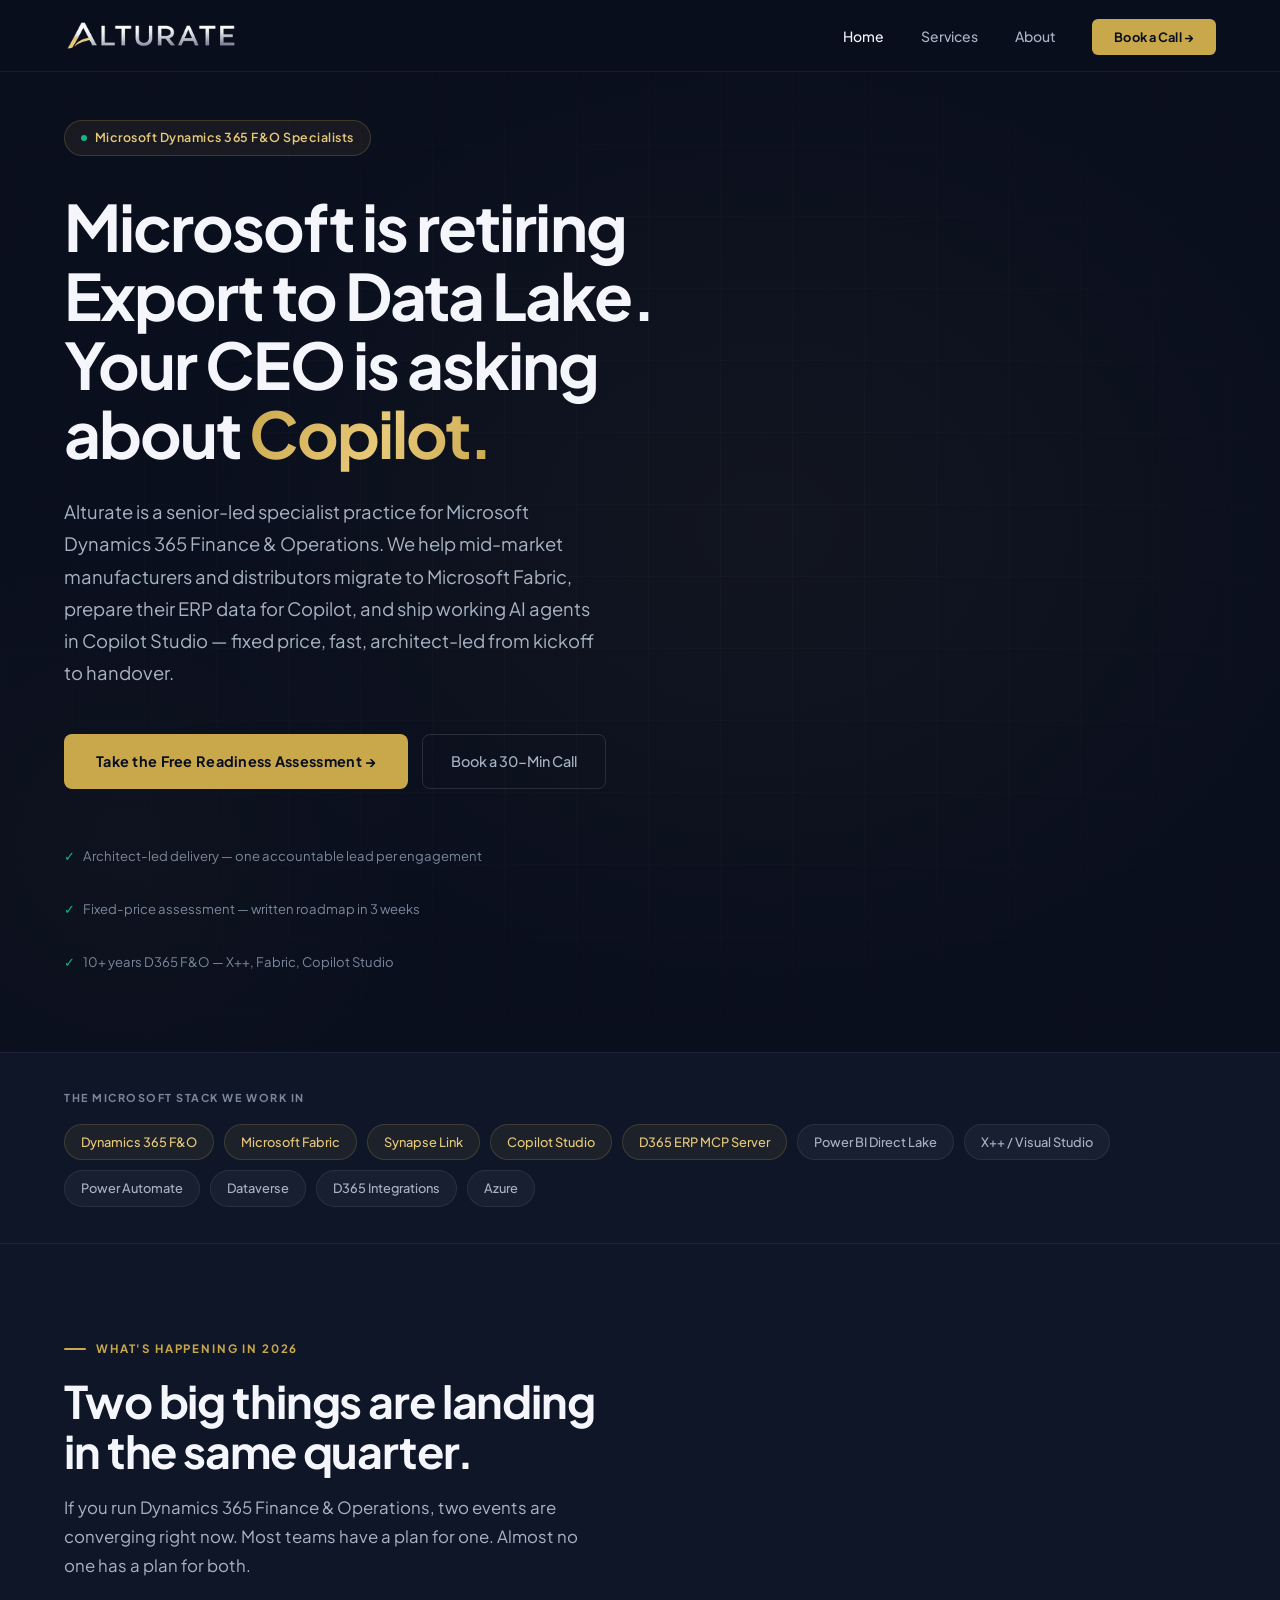
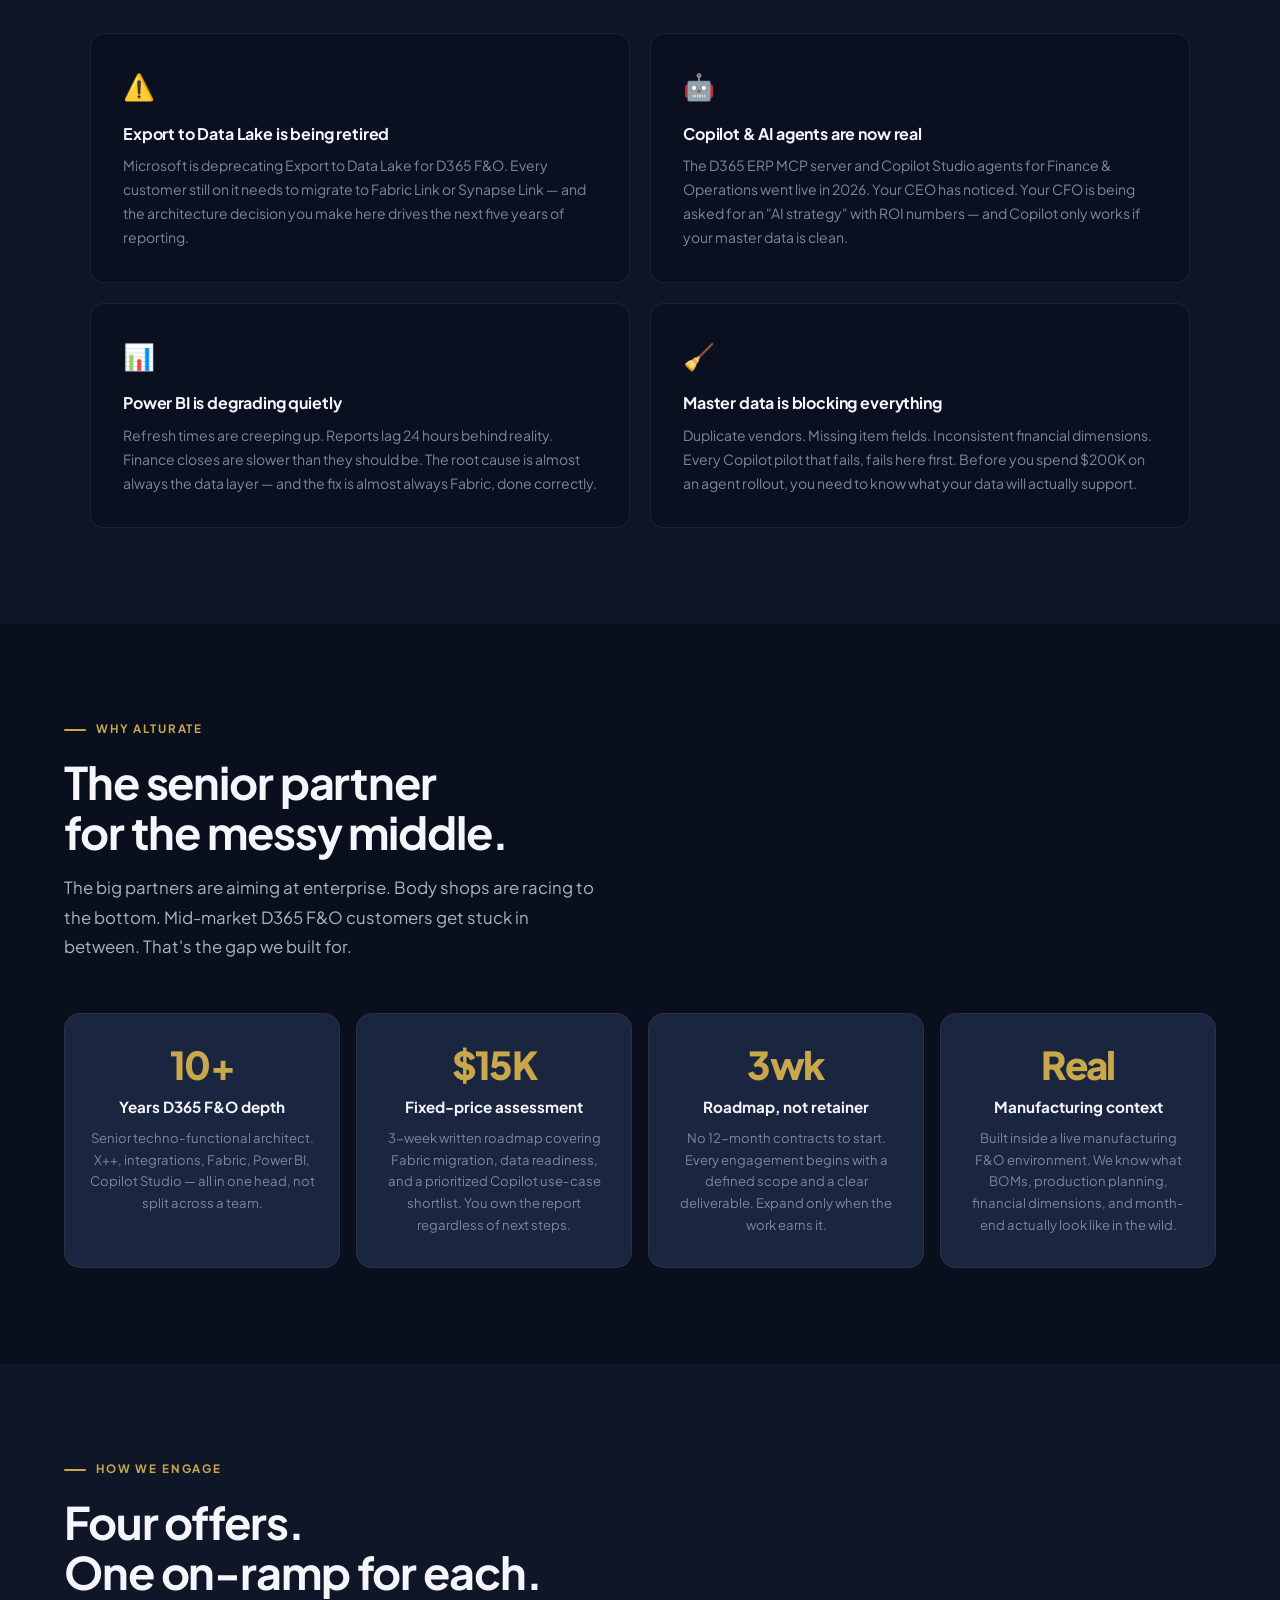
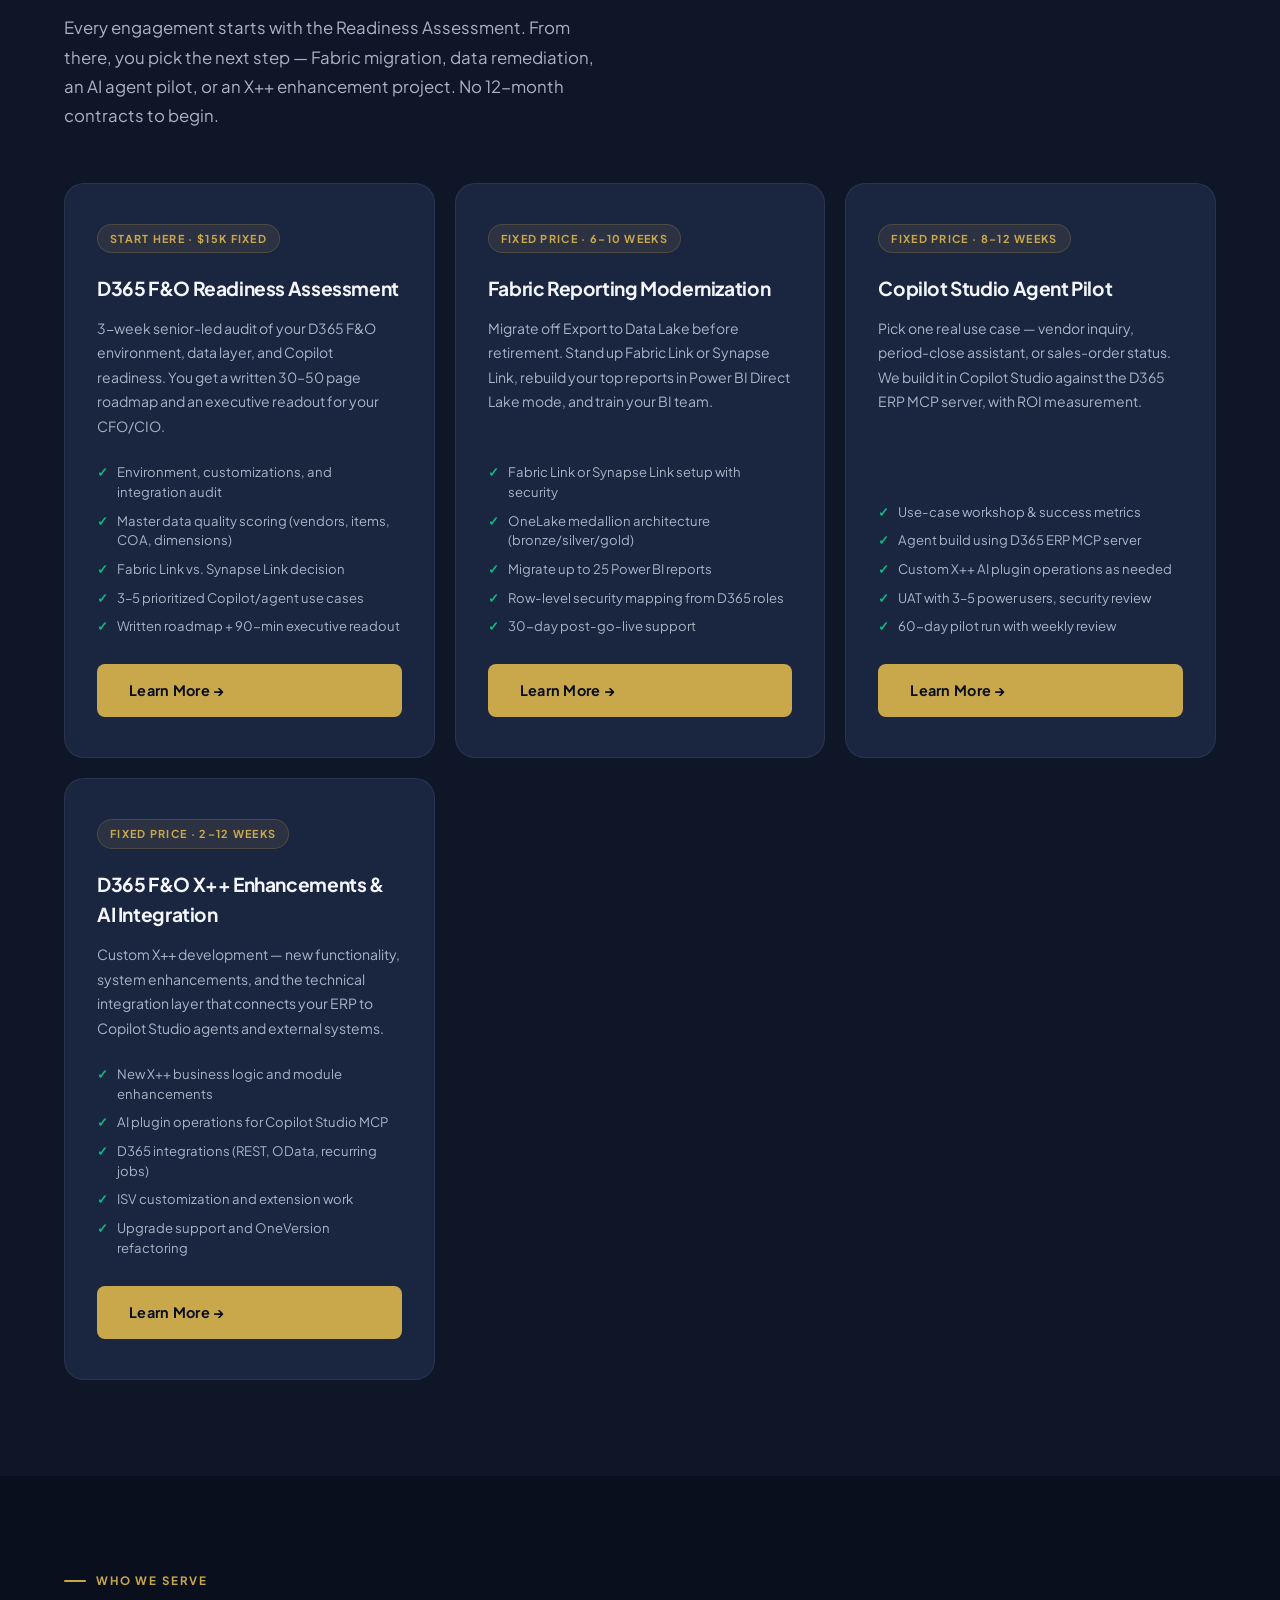
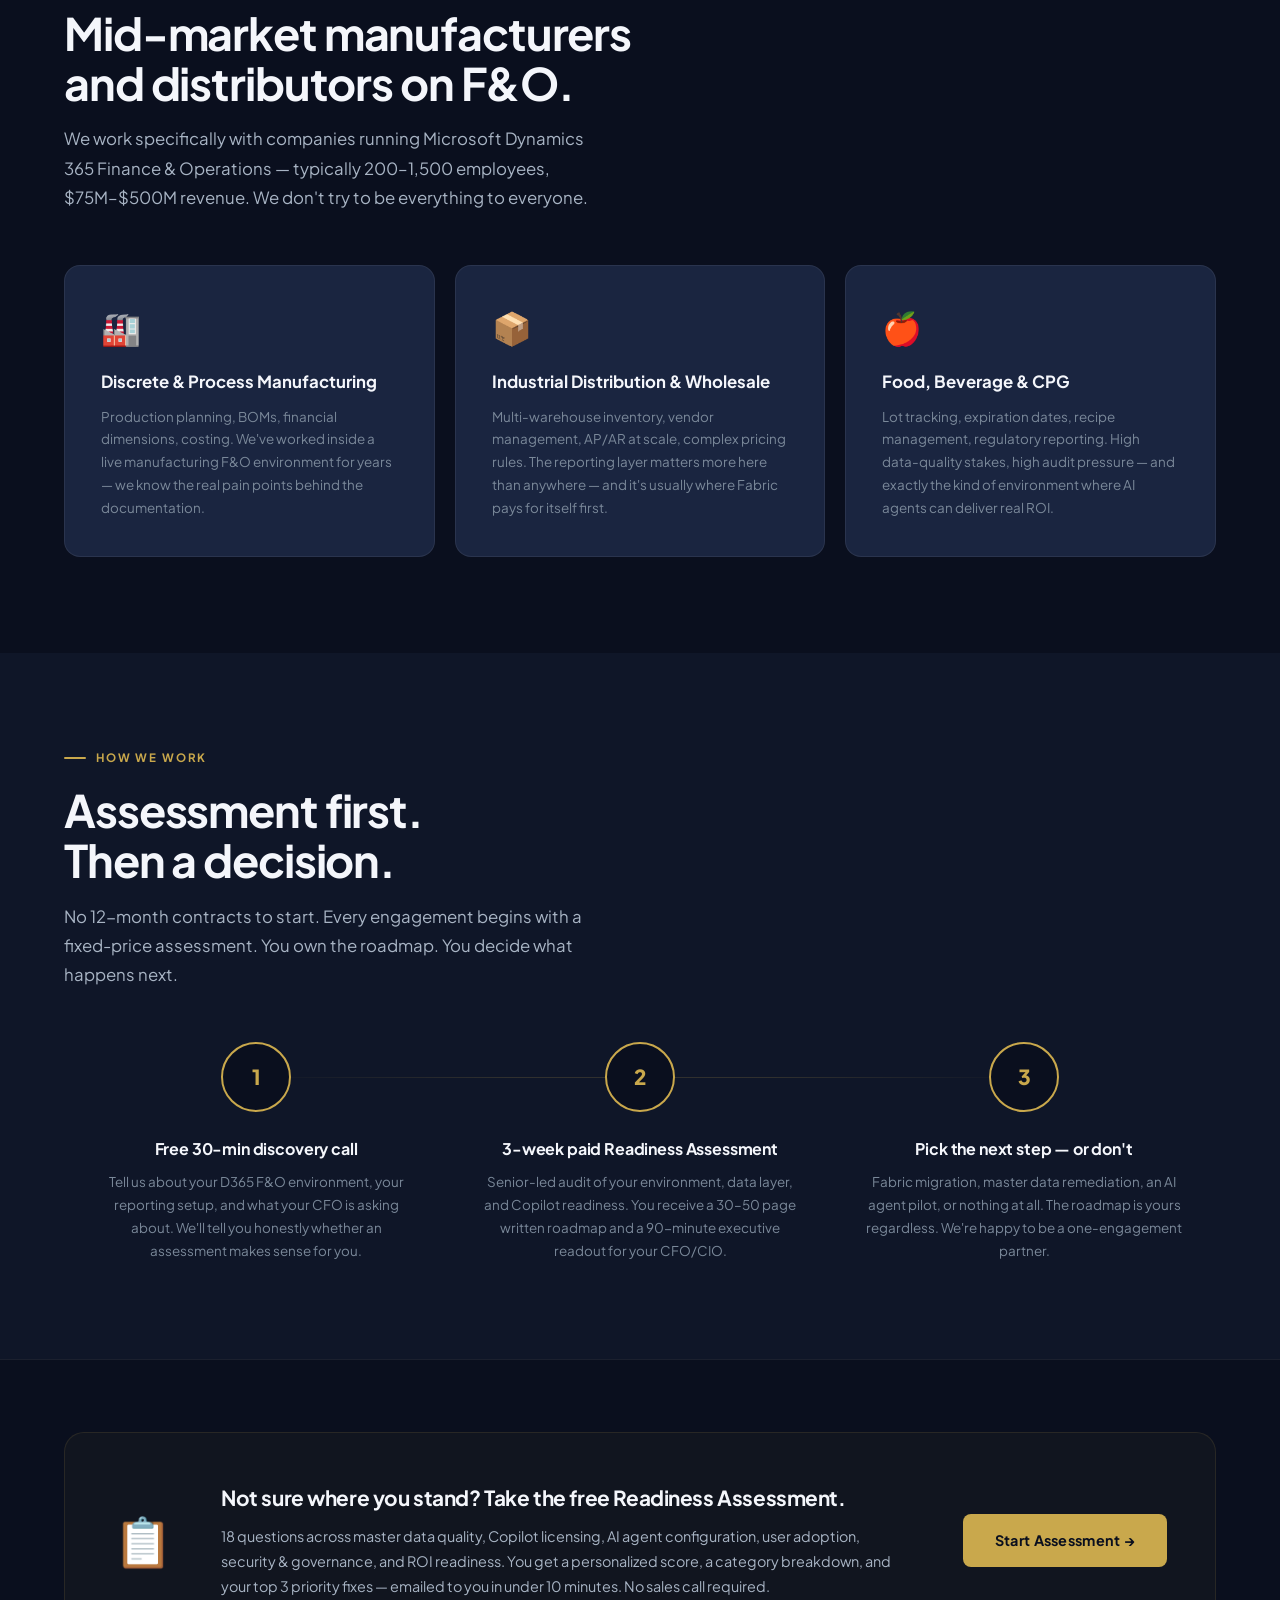
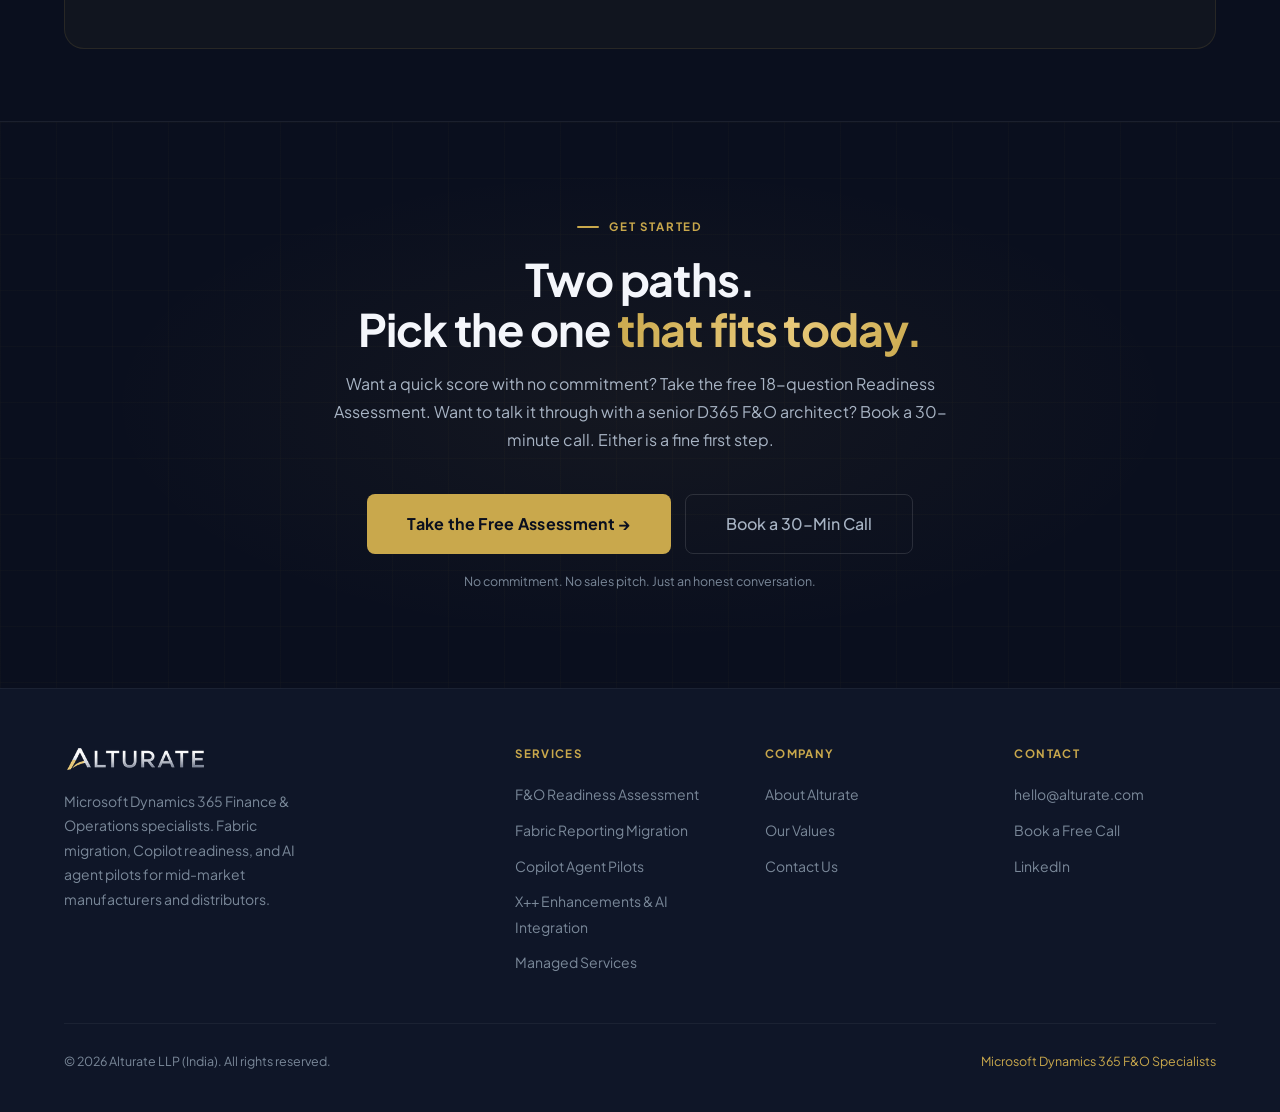
<file: index.html>
<!DOCTYPE html>
<html lang="en">
<head>
<meta charset="UTF-8">
<meta name="viewport" content="width=device-width, initial-scale=1.0">
<title>Alturate — Dynamics 365 F&O Fabric Migration, Copilot & AI Agent Specialists</title>
<meta name="description" content="Senior-led Microsoft Dynamics 365 Finance & Operations specialists. Fabric reporting migration before Export-to-Data-Lake retirement, Copilot data readiness, and AI agent pilots in Copilot Studio. Fixed-price assessments, 3-week roadmap.">
<meta name="keywords" content="Dynamics 365 F&O, D365 Finance Operations, Microsoft Fabric Link, Synapse Link, Export to Data Lake retirement, Copilot Studio, MCP server, D365 AI agents, ERP data readiness, Power BI Direct Lake, X++ consultant, X++ development, D365 integrations, mid-market manufacturing ERP">
<link rel="canonical" href="https://www.alturate.com/">

<!-- Open Graph for LinkedIn / social previews -->
<meta property="og:type" content="website">
<meta property="og:title" content="Alturate — Dynamics 365 F&O Fabric & Copilot Specialists">
<meta property="og:description" content="Senior-led D365 F&O practice: Fabric migration before Export-to-Data-Lake retirement, Copilot data readiness, and AI agent pilots. Fixed-price assessments.">
<meta property="og:url" content="https://www.alturate.com/">
<meta property="og:site_name" content="Alturate">

<!-- Twitter card -->
<meta name="twitter:card" content="summary_large_image">
<meta name="twitter:title" content="Alturate — D365 F&O Fabric & Copilot Specialists">
<meta name="twitter:description" content="Senior-led D365 F&O specialists. Fabric migration, Copilot readiness, AI agent pilots. Fixed price.">

<!-- Schema.org structured data for search engines -->
<script type="application/ld+json">
{
  "@context": "https://schema.org",
  "@type": "ProfessionalService",
  "name": "Alturate",
  "url": "https://www.alturate.com",
  "logo": "https://www.alturate.com/logo.png",
  "description": "Senior-led Microsoft Dynamics 365 Finance & Operations consultancy specializing in Microsoft Fabric reporting migration, Copilot data readiness, and AI agent pilots for mid-market manufacturers and distributors.",
  "areaServed": "United States",
  "knowsAbout": ["Microsoft Dynamics 365 Finance and Operations", "Microsoft Fabric", "Synapse Link", "Power BI", "Copilot Studio", "Model Context Protocol", "X++", "ERP data readiness", "AI agents for ERP"],
  "sameAs": ["https://www.linkedin.com/company/alturate"]
}
</script>
<link rel="icon" type="image/png" sizes="32x32" href="[data-uri]">
<link rel="icon" type="image/png" sizes="512x512" href="[data-uri]">
<link rel="apple-touch-icon" href="[data-uri]">
<meta name="theme-color" content="#0a0f1e">
<link href="https://fonts.googleapis.com/css2?family=Plus+Jakarta+Sans:wght@300;400;500;600;700;800&display=swap" rel="stylesheet">
<style>
  :root {
    --navy:      #0a0f1e;
    --navy-mid:  #0f1628;
    --navy-card: #1a2540;
    --gold:      #c9a84c;
    --gold-light:#e8c97a;
    --white:     #f4f6fb;
    --gray:      #7a8899;
    --gray-light:#a8b4c4;
    --green:     #10b981;
    --border:    rgba(255,255,255,0.07);
  }
  *, *::before, *::after { box-sizing: border-box; margin: 0; padding: 0; }
  html { scroll-behavior: smooth; }
  body {
    font-family: 'Plus Jakarta Sans', sans-serif;
    background: var(--navy); color: var(--white);
    overflow-x: hidden; line-height: 1.6;
    -webkit-font-smoothing: antialiased;
  }

  /* NAV */
  nav {
    position: fixed; top: 0; left: 0; right: 0; z-index: 100;
    padding: 0 64px; height: 72px;
    display: flex; align-items: center; justify-content: space-between;
    background: rgba(10,15,30,0.88); backdrop-filter: blur(24px);
    border-bottom: 1px solid rgba(201,168,76,0.1);
  }
  .nav-links { display: flex; gap: 36px; list-style: none; align-items: center; }
  .nav-links a {
    color: var(--gray-light); text-decoration: none;
    font-size: 0.875rem; font-weight: 500; letter-spacing: 0.01em;
    transition: color 0.2s;
  }
  .nav-links a:hover { color: var(--white); }
  .nav-links a.active { color: var(--white); }
  .nav-cta {
    background: var(--gold) !important; color: var(--navy) !important;
    padding: 10px 22px; border-radius: 6px;
    font-weight: 700 !important; font-size: 0.8rem !important;
    letter-spacing: 0.02em; transition: background 0.2s, transform 0.2s !important;
  }
  .nav-cta:hover { background: var(--gold-light) !important; transform: translateY(-1px); }

  /* BUTTONS */
  .btn-primary {
    background: var(--gold); color: var(--navy);
    padding: 15px 32px; border-radius: 8px;
    font-weight: 700; font-size: 0.9rem; letter-spacing: 0.02em;
    text-decoration: none; display: inline-flex; align-items: center; gap: 8px;
    transition: all 0.25s; border: none; cursor: pointer;
  }
  .btn-primary:hover { background: var(--gold-light); transform: translateY(-2px); box-shadow: 0 8px 28px rgba(201,168,76,0.28); }
  .btn-ghost {
    background: transparent; color: var(--gray-light);
    padding: 15px 28px; border-radius: 8px; font-weight: 500; font-size: 0.9rem;
    text-decoration: none; border: 1px solid rgba(255,255,255,0.12); transition: all 0.25s;
    display: inline-flex; align-items: center; gap: 8px;
  }
  .btn-ghost:hover { border-color: rgba(201,168,76,0.4); color: var(--gold-light); }

  /* SECTION TYPOGRAPHY */
  .eyebrow {
    display: flex; align-items: center; gap: 10px;
    font-size: 0.72rem; font-weight: 700; letter-spacing: 0.16em;
    text-transform: uppercase; color: var(--gold); margin-bottom: 18px;
  }
  .eyebrow::before { content: ''; width: 22px; height: 2px; background: var(--gold); border-radius: 2px; }
  h1 {
    font-size: clamp(2.8rem, 5vw, 4.6rem);
    font-weight: 700; line-height: 1.08; letter-spacing: -0.03em;
  }
  h2 {
    font-size: clamp(1.9rem, 3.5vw, 2.8rem);
    font-weight: 700; line-height: 1.12; letter-spacing: -0.025em; margin-bottom: 16px;
  }
  .gold-text {
    background: linear-gradient(120deg, var(--gold) 0%, var(--gold-light) 55%, var(--gold) 100%);
    -webkit-background-clip: text; -webkit-text-fill-color: transparent; background-clip: text;
  }
  .section-sub {
    font-size: 1.05rem; color: var(--gray-light); font-weight: 400;
    max-width: 540px; line-height: 1.75; margin-bottom: 52px;
  }

  /* FOOTER */
  footer {
    background: var(--navy-mid);
    border-top: 1px solid rgba(255,255,255,0.05);
    padding: 56px 64px 40px;
  }
  .footer-grid { display: grid; grid-template-columns: 2fr 1fr 1fr 1fr; gap: 48px; margin-bottom: 48px; }
  .footer-desc { font-size: 0.875rem; color: var(--gray); line-height: 1.75; margin-top: 16px; max-width: 260px; }
  .footer-col h4 { font-size: 0.72rem; font-weight: 700; letter-spacing: 0.12em; text-transform: uppercase; color: var(--gold); margin-bottom: 18px; }
  .footer-col ul { list-style: none; display: flex; flex-direction: column; gap: 10px; }
  .footer-col a { font-size: 0.875rem; color: var(--gray); text-decoration: none; transition: color 0.2s; }
  .footer-col a:hover { color: var(--white); }
  .footer-bottom {
    display: flex; align-items: center; justify-content: space-between;
    padding-top: 28px; border-top: 1px solid rgba(255,255,255,0.05);
    font-size: 0.78rem; color: var(--gray);
  }

  /* RESPONSIVE */
  @media(max-width: 900px) {
    nav { padding: 0 24px; }
    .nav-links { display: none; }
    .footer-grid { grid-template-columns: 1fr 1fr; gap: 32px; }
    .footer-bottom { flex-direction: column; gap: 10px; text-align: center; }
  }
  @media(max-width: 600px) {
    .footer-grid { grid-template-columns: 1fr; }
  }

  @keyframes fadeUp {
    from { opacity: 0; transform: translateY(24px); }
    to   { opacity: 1; transform: translateY(0); }
  }


  /* HERO */
  .hero {
    min-height: 100vh; display: flex; align-items: center;
    padding: 120px 64px 80px; position: relative; overflow: hidden;
  }
  .hero-bg {
    position: absolute; inset: 0;
    background: radial-gradient(ellipse 70% 70% at 60% 50%, rgba(201,168,76,0.045) 0%, transparent 65%),
                radial-gradient(ellipse 40% 50% at 10% 80%, rgba(201,168,76,0.025) 0%, transparent 60%);
  }
  .hero-grid {
    position: absolute; inset: 0;
    background-image: linear-gradient(rgba(201,168,76,0.028) 1px, transparent 1px),
                      linear-gradient(90deg, rgba(201,168,76,0.028) 1px, transparent 1px);
    background-size: 72px 72px;
    mask-image: radial-gradient(ellipse 80% 80% at 50% 50%, black 20%, transparent 100%);
  }
  .hero-content { position: relative; z-index: 2; max-width: 680px; }
  .hero-badge {
    display: inline-flex; align-items: center; gap: 8px;
    background: rgba(201,168,76,0.08); border: 1px solid rgba(201,168,76,0.22);
    padding: 7px 16px; border-radius: 100px; margin-bottom: 36px;
    font-size: 0.775rem; font-weight: 600; color: var(--gold-light); letter-spacing: 0.04em;
    animation: fadeUp 0.5s ease both;
  }
  .badge-dot { width: 6px; height: 6px; border-radius: 50%; background: var(--green); animation: pulse 2s infinite; }
  @keyframes pulse { 0%,100%{opacity:1;transform:scale(1)} 50%{opacity:0.4;transform:scale(0.75)} }
  .hero h1 { margin-bottom: 28px; animation: fadeUp 0.5s 0.1s ease both; }
  .hero-sub {
    font-size: 1.15rem; color: var(--gray-light); line-height: 1.75;
    max-width: 540px; margin-bottom: 44px; animation: fadeUp 0.5s 0.2s ease both;
  }
  .hero-actions { display: flex; gap: 14px; flex-wrap: wrap; animation: fadeUp 0.5s 0.3s ease both; }
  .hero-trust {
    margin-top: 56px; display: flex; align-items: center; gap: 32px;
    flex-wrap: wrap; animation: fadeUp 0.5s 0.4s ease both;
  }
  .trust-item { display: flex; align-items: center; gap: 8px; font-size: 0.82rem; color: var(--gray); }
  .trust-icon { color: var(--green); }

  /* MODULES STRIP */
  .modules-strip {
    background: var(--navy-mid); padding: 36px 64px;
    border-top: 1px solid rgba(255,255,255,0.05);
    border-bottom: 1px solid rgba(255,255,255,0.05);
  }
  .modules-label { font-size: 0.68rem; font-weight: 700; letter-spacing: 0.14em; text-transform: uppercase; color: var(--gray); margin-bottom: 18px; }
  .modules-row { display: flex; gap: 10px; flex-wrap: wrap; }
  .module-pill {
    background: rgba(255,255,255,0.04); border: 1px solid rgba(255,255,255,0.08);
    border-radius: 100px; padding: 7px 16px;
    font-size: 0.8rem; color: var(--gray-light); font-weight: 500;
    transition: all 0.2s;
  }
  .module-pill:hover { border-color: rgba(201,168,76,0.3); color: var(--gold-light); }
  .module-pill.highlight { background: rgba(201,168,76,0.08); border-color: rgba(201,168,76,0.2); color: var(--gold-light); }

  /* PAIN */
  .pain { background: var(--navy-mid); padding: 96px 64px; }
  .pain-grid { display: grid; grid-template-columns: repeat(2,1fr); gap: 20px; max-width: 1100px; margin: 0 auto; }
  .pain-card { background: rgba(10,15,30,0.7); border: 1px solid var(--border); border-radius: 14px; padding: 32px; transition: all 0.3s; }
  .pain-card:hover { border-color: rgba(201,168,76,0.2); transform: translateY(-3px); }
  .pain-icon { font-size: 1.6rem; margin-bottom: 14px; }
  .pain-card h3 { font-size: 1rem; font-weight: 700; margin-bottom: 8px; letter-spacing: -0.01em; }
  .pain-card p { font-size: 0.875rem; color: var(--gray); line-height: 1.7; }

  /* DIFFERENCE */
  .difference { padding: 96px 64px; }
  .diff-grid { display: grid; grid-template-columns: repeat(4,1fr); gap: 16px; }
  .diff-card {
    background: var(--navy-card); border: 1px solid rgba(201,168,76,0.1);
    border-radius: 16px; padding: 32px 24px; text-align: center; transition: all 0.3s;
    position: relative; overflow: hidden;
  }
  .diff-card::before { content:''; position:absolute; top:0; left:0; right:0; height:3px; background:linear-gradient(90deg,var(--gold),var(--gold-light)); opacity:0; transition:opacity 0.3s; }
  .diff-card:hover::before { opacity:1; }
  .diff-card:hover { transform: translateY(-4px); box-shadow: 0 16px 48px rgba(0,0,0,0.3); }
  .diff-num { font-size: 2.4rem; font-weight: 800; color: var(--gold); letter-spacing: -0.04em; line-height: 1; margin-bottom: 10px; }
  .diff-card h3 { font-size: 0.95rem; font-weight: 700; margin-bottom: 8px; }
  .diff-card p { font-size: 0.82rem; color: var(--gray); line-height: 1.65; }

  /* SERVICES PREVIEW */
  .services-preview { background: var(--navy-mid); padding: 96px 64px; }
  .svc-grid { display: grid; grid-template-columns: repeat(3,1fr); gap: 20px; }
  .svc-card { background: var(--navy-card); border: 1px solid var(--border); border-radius: 20px; padding: 40px 32px; transition: all 0.3s; display: flex; flex-direction: column; }
  .svc-card:hover { border-color: rgba(201,168,76,0.25); transform: translateY(-5px); box-shadow: 0 24px 64px rgba(0,0,0,0.3); }
  .svc-tag { display: inline-block; background: rgba(201,168,76,0.1); border: 1px solid rgba(201,168,76,0.2); color: var(--gold); font-size: 0.68rem; font-weight: 700; letter-spacing: 0.12em; text-transform: uppercase; padding: 5px 12px; border-radius: 100px; margin-bottom: 20px; align-self: flex-start; }
  .svc-card h3 { font-size: 1.2rem; font-weight: 700; letter-spacing: -0.02em; margin-bottom: 12px; }
  .svc-card p { font-size: 0.875rem; color: var(--gray-light); line-height: 1.75; margin-bottom: 24px; flex: 1; }
  .svc-features { list-style: none; display: flex; flex-direction: column; gap: 9px; margin-bottom: 28px; }
  .svc-features li { font-size: 0.82rem; color: var(--gray-light); display: flex; align-items: flex-start; gap: 9px; line-height: 1.5; }
  .svc-features li::before { content: '✓'; color: var(--green); font-weight: 700; flex-shrink: 0; }

  /* INDUSTRIES */
  .industries { padding: 96px 64px; }
  .ind-grid { display: grid; grid-template-columns: repeat(3,1fr); gap: 20px; }
  .ind-card { background: var(--navy-card); border: 1px solid var(--border); border-radius: 16px; padding: 36px; transition: all 0.3s; }
  .ind-card:hover { border-color: rgba(201,168,76,0.2); transform: translateY(-4px); }
  .ind-icon { font-size: 2rem; margin-bottom: 16px; }
  .ind-card h3 { font-size: 1.05rem; font-weight: 700; margin-bottom: 10px; }
  .ind-card p { font-size: 0.84rem; color: var(--gray); line-height: 1.7; }

  /* HOW */
  .how { background: var(--navy-mid); padding: 96px 64px; }
  .steps { display: grid; grid-template-columns: repeat(3,1fr); gap: 0; position: relative; margin-top: 16px; }
  .steps::before { content:''; position:absolute; top:35px; left:16.5%; right:16.5%; height:1px; background:linear-gradient(90deg,transparent,var(--gold),var(--gold),transparent); opacity:0.18; }
  .step { padding: 0 32px; text-align: center; }
  .step-circle { width:70px; height:70px; background:var(--navy); border:2px solid var(--gold); border-radius:50%; display:flex; align-items:center; justify-content:center; margin:0 auto 24px; font-size:1.3rem; font-weight:800; color:var(--gold); position:relative; z-index:2; }
  .step h3 { font-size: 1rem; font-weight: 700; margin-bottom: 10px; letter-spacing: -0.01em; }
  .step p { font-size: 0.84rem; color: var(--gray); line-height: 1.7; }

  /* AI */
  .ai-mention { padding: 72px 64px; border-top:1px solid var(--border); border-bottom:1px solid var(--border); }
  .ai-inner { display:flex; align-items:center; gap:48px; background:rgba(201,168,76,0.04); border:1px solid rgba(201,168,76,0.12); border-radius:20px; padding:48px; flex-wrap:wrap; }
  .ai-icon { font-size:3rem; flex-shrink:0; }
  .ai-text { flex:1; min-width:280px; }
  .ai-text h3 { font-size:1.3rem; font-weight:700; letter-spacing:-0.02em; margin-bottom:10px; }
  .ai-text p { font-size:0.9rem; color:var(--gray-light); line-height:1.75; }

  /* CTA */
  .cta-banner { padding:96px 64px; text-align:center; background:radial-gradient(ellipse 60% 60% at 50% 50%,rgba(201,168,76,0.055) 0%,transparent 70%); position:relative; overflow:hidden; }
  .cta-banner::before { content:''; position:absolute; inset:0; background-image:linear-gradient(rgba(201,168,76,0.025) 1px,transparent 1px),linear-gradient(90deg,rgba(201,168,76,0.025) 1px,transparent 1px); background-size:56px 56px; }
  .cta-inner { position:relative; z-index:2; max-width:620px; margin:0 auto; }
  .cta-meta { margin-top:18px; font-size:0.78rem; color:var(--gray); }

  @media(max-width:1100px) {
    .hero,.pain,.difference,.services-preview,.industries,.how,.ai-mention,.cta-banner { padding-left:24px; padding-right:24px; }
    .modules-strip { padding:28px 24px; }
    .pain-grid { grid-template-columns:1fr; }
    .diff-grid { grid-template-columns:repeat(2,1fr); }
    .svc-grid { grid-template-columns:1fr; }
    .ind-grid { grid-template-columns:1fr; }
    .steps { grid-template-columns:1fr; gap:40px; }
    .steps::before { display:none; }
  }
</style>
</head>
<body>
<nav>
  <a href="index.html" style="display:flex;align-items:center;text-decoration:none">
    <img src="[data-uri]" style="height:34px;object-fit:contain;" />
  </a>
  <ul class="nav-links"><li><a href="index.html" class="active">Home</a></li><li><a href="services.html">Services</a></li><li><a href="about.html">About</a></li><li><a href="contact.html" class="nav-cta">Book a Call →</a></li></ul>
</nav>

<!-- HERO -->
<section class="hero">
  <div class="hero-bg"></div>
  <div class="hero-grid"></div>
  <div class="hero-content">
    <div class="hero-badge">
      <span class="badge-dot"></span>
      Microsoft Dynamics 365 F&amp;O Specialists
    </div>
    <h1>Microsoft is retiring Export to Data Lake.<br>Your CEO is asking about <span class="gold-text">Copilot.</span></h1>
    <p class="hero-sub">
      Alturate is a senior-led specialist practice for Microsoft Dynamics 365 Finance &amp; Operations.
      We help mid-market manufacturers and distributors migrate to Microsoft Fabric, prepare their ERP
      data for Copilot, and ship working AI agents in Copilot Studio — fixed price, fast, architect-led from kickoff to handover.
    </p>
    <div class="hero-actions">
      <a href="assessment.html" class="btn-primary">Take the Free Readiness Assessment →</a>
      <a href="contact.html" class="btn-ghost">Book a 30-Min Call</a>
    </div>
    <div class="hero-trust">
      <div class="trust-item"><span class="trust-icon">✓</span> Architect-led delivery — one accountable lead per engagement</div>
      <div class="trust-item"><span class="trust-icon">✓</span> Fixed-price assessment — written roadmap in 3 weeks</div>
      <div class="trust-item"><span class="trust-icon">✓</span> 10+ years D365 F&amp;O — X++, Fabric, Copilot Studio</div>
    </div>
  </div>
</section>

<!-- TECH STACK STRIP -->
<div class="modules-strip">
  <div class="modules-label">The Microsoft stack we work in</div>
  <div class="modules-row">
    <span class="module-pill highlight">Dynamics 365 F&amp;O</span>
    <span class="module-pill highlight">Microsoft Fabric</span>
    <span class="module-pill highlight">Synapse Link</span>
    <span class="module-pill highlight">Copilot Studio</span>
    <span class="module-pill highlight">D365 ERP MCP Server</span>
    <span class="module-pill">Power BI Direct Lake</span>
    <span class="module-pill">X++ / Visual Studio</span>
    <span class="module-pill">Power Automate</span>
    <span class="module-pill">Dataverse</span>
    <span class="module-pill">D365 Integrations</span>
    <span class="module-pill">Azure</span>
  </div>
</div>

<!-- THE PROBLEM -->
<section class="pain">
  <div class="eyebrow">What's Happening in 2026</div>
  <h2>Two big things are landing<br>in the same quarter.</h2>
  <p class="section-sub">If you run Dynamics 365 Finance &amp; Operations, two events are converging right now. Most teams have a plan for one. Almost no one has a plan for both.</p>
  <div class="pain-grid">
    <div class="pain-card">
      <div class="pain-icon">⚠️</div>
      <h3>Export to Data Lake is being retired</h3>
      <p>Microsoft is deprecating Export to Data Lake for D365 F&amp;O. Every customer still on it needs to migrate to Fabric Link or Synapse Link — and the architecture decision you make here drives the next five years of reporting.</p>
    </div>
    <div class="pain-card">
      <div class="pain-icon">🤖</div>
      <h3>Copilot &amp; AI agents are now real</h3>
      <p>The D365 ERP MCP server and Copilot Studio agents for Finance &amp; Operations went live in 2026. Your CEO has noticed. Your CFO is being asked for an "AI strategy" with ROI numbers — and Copilot only works if your master data is clean.</p>
    </div>
    <div class="pain-card">
      <div class="pain-icon">📊</div>
      <h3>Power BI is degrading quietly</h3>
      <p>Refresh times are creeping up. Reports lag 24 hours behind reality. Finance closes are slower than they should be. The root cause is almost always the data layer — and the fix is almost always Fabric, done correctly.</p>
    </div>
    <div class="pain-card">
      <div class="pain-icon">🧹</div>
      <h3>Master data is blocking everything</h3>
      <p>Duplicate vendors. Missing item fields. Inconsistent financial dimensions. Every Copilot pilot that fails, fails here first. Before you spend $200K on an agent rollout, you need to know what your data will actually support.</p>
    </div>
  </div>
</section>

<!-- THE DIFFERENCE -->
<section class="difference">
  <div class="eyebrow">Why Alturate</div>
  <h2>The senior partner<br>for the messy middle.</h2>
  <p class="section-sub">The big partners are aiming at enterprise. Body shops are racing to the bottom. Mid-market D365 F&amp;O customers get stuck in between. That's the gap we built for.</p>
  <div class="diff-grid">
    <div class="diff-card">
      <div class="diff-num">10+</div>
      <h3>Years D365 F&amp;O depth</h3>
      <p>Senior techno-functional architect. X++, integrations, Fabric, Power BI, Copilot Studio — all in one head, not split across a team.</p>
    </div>
    <div class="diff-card">
      <div class="diff-num">$15K</div>
      <h3>Fixed-price assessment</h3>
      <p>3-week written roadmap covering Fabric migration, data readiness, and a prioritized Copilot use-case shortlist. You own the report regardless of next steps.</p>
    </div>
    <div class="diff-card">
      <div class="diff-num">3wk</div>
      <h3>Roadmap, not retainer</h3>
      <p>No 12-month contracts to start. Every engagement begins with a defined scope and a clear deliverable. Expand only when the work earns it.</p>
    </div>
    <div class="diff-card">
      <div class="diff-num">Real</div>
      <h3>Manufacturing context</h3>
      <p>Built inside a live manufacturing F&amp;O environment. We know what BOMs, production planning, financial dimensions, and month-end actually look like in the wild.</p>
    </div>
  </div>
</section>

<!-- SERVICES PREVIEW -->
<section class="services-preview">
  <div class="eyebrow">How We Engage</div>
  <h2>Four offers.<br>One on-ramp for each.</h2>
  <p class="section-sub">Every engagement starts with the Readiness Assessment. From there, you pick the next step — Fabric migration, data remediation, an AI agent pilot, or an X++ enhancement project. No 12-month contracts to begin.</p>
  <div class="svc-grid">
    <div class="svc-card">
      <div class="svc-tag">Start Here · $15K Fixed</div>
      <h3>D365 F&amp;O Readiness Assessment</h3>
      <p>3-week senior-led audit of your D365 F&amp;O environment, data layer, and Copilot readiness. You get a written 30–50 page roadmap and an executive readout for your CFO/CIO.</p>
      <ul class="svc-features">
        <li>Environment, customizations, and integration audit</li>
        <li>Master data quality scoring (vendors, items, COA, dimensions)</li>
        <li>Fabric Link vs. Synapse Link decision</li>
        <li>3–5 prioritized Copilot/agent use cases</li>
        <li>Written roadmap + 90-min executive readout</li>
      </ul>
      <a href="services.html#assessment" class="btn-primary">Learn More →</a>
    </div>
    <div class="svc-card">
      <div class="svc-tag">Fixed Price · 6–10 weeks</div>
      <h3>Fabric Reporting Modernization</h3>
      <p>Migrate off Export to Data Lake before retirement. Stand up Fabric Link or Synapse Link, rebuild your top reports in Power BI Direct Lake mode, and train your BI team.</p>
      <ul class="svc-features">
        <li>Fabric Link or Synapse Link setup with security</li>
        <li>OneLake medallion architecture (bronze/silver/gold)</li>
        <li>Migrate up to 25 Power BI reports</li>
        <li>Row-level security mapping from D365 roles</li>
        <li>30-day post-go-live support</li>
      </ul>
      <a href="services.html#fabric" class="btn-primary">Learn More →</a>
    </div>
    <div class="svc-card">
      <div class="svc-tag">Fixed Price · 8–12 weeks</div>
      <h3>Copilot Studio Agent Pilot</h3>
      <p>Pick one real use case — vendor inquiry, period-close assistant, or sales-order status. We build it in Copilot Studio against the D365 ERP MCP server, with ROI measurement.</p>
      <ul class="svc-features">
        <li>Use-case workshop &amp; success metrics</li>
        <li>Agent build using D365 ERP MCP server</li>
        <li>Custom X++ AI plugin operations as needed</li>
        <li>UAT with 3–5 power users, security review</li>
        <li>60-day pilot run with weekly review</li>
      </ul>
      <a href="services.html#agents" class="btn-primary">Learn More →</a>
    </div>
    <div class="svc-card">
      <div class="svc-tag">Fixed Price · 2–12 weeks</div>
      <h3>D365 F&amp;O X++ Enhancements &amp; AI Integration</h3>
      <p>Custom X++ development — new functionality, system enhancements, and the technical integration layer that connects your ERP to Copilot Studio agents and external systems.</p>
      <ul class="svc-features">
        <li>New X++ business logic and module enhancements</li>
        <li>AI plugin operations for Copilot Studio MCP</li>
        <li>D365 integrations (REST, OData, recurring jobs)</li>
        <li>ISV customization and extension work</li>
        <li>Upgrade support and OneVersion refactoring</li>
      </ul>
      <a href="services.html#xpp" class="btn-primary">Learn More →</a>
    </div>
  </div>
</section>

<!-- INDUSTRIES -->
<section class="industries">
  <div class="eyebrow">Who We Serve</div>
  <h2>Mid-market manufacturers<br>and distributors on F&amp;O.</h2>
  <p class="section-sub">We work specifically with companies running Microsoft Dynamics 365 Finance &amp; Operations — typically 200–1,500 employees, $75M–$500M revenue. We don't try to be everything to everyone.</p>
  <div class="ind-grid">
    <div class="ind-card">
      <div class="ind-icon">🏭</div>
      <h3>Discrete &amp; Process Manufacturing</h3>
      <p>Production planning, BOMs, financial dimensions, costing. We've worked inside a live manufacturing F&amp;O environment for years — we know the real pain points behind the documentation.</p>
    </div>
    <div class="ind-card">
      <div class="ind-icon">📦</div>
      <h3>Industrial Distribution &amp; Wholesale</h3>
      <p>Multi-warehouse inventory, vendor management, AP/AR at scale, complex pricing rules. The reporting layer matters more here than anywhere — and it's usually where Fabric pays for itself first.</p>
    </div>
    <div class="ind-card">
      <div class="ind-icon">🍎</div>
      <h3>Food, Beverage &amp; CPG</h3>
      <p>Lot tracking, expiration dates, recipe management, regulatory reporting. High data-quality stakes, high audit pressure — and exactly the kind of environment where AI agents can deliver real ROI.</p>
    </div>
  </div>
</section>

<!-- HOW IT WORKS -->
<section class="how">
  <div class="eyebrow">How We Work</div>
  <h2>Assessment first.<br>Then a decision.</h2>
  <p class="section-sub">No 12-month contracts to start. Every engagement begins with a fixed-price assessment. You own the roadmap. You decide what happens next.</p>
  <div class="steps">
    <div class="step">
      <div class="step-circle">1</div>
      <h3>Free 30-min discovery call</h3>
      <p>Tell us about your D365 F&amp;O environment, your reporting setup, and what your CFO is asking about. We'll tell you honestly whether an assessment makes sense for you.</p>
    </div>
    <div class="step">
      <div class="step-circle">2</div>
      <h3>3-week paid Readiness Assessment</h3>
      <p>Senior-led audit of your environment, data layer, and Copilot readiness. You receive a 30–50 page written roadmap and a 90-minute executive readout for your CFO/CIO.</p>
    </div>
    <div class="step">
      <div class="step-circle">3</div>
      <h3>Pick the next step — or don't</h3>
      <p>Fabric migration, master data remediation, an AI agent pilot, or nothing at all. The roadmap is yours regardless. We're happy to be a one-engagement partner.</p>
    </div>
  </div>
</section>

<!-- AI READINESS CTA -->
<section class="ai-mention">
  <div class="ai-inner">
    <div class="ai-icon">📋</div>
    <div class="ai-text">
      <h3>Not sure where you stand? Take the free Readiness Assessment.</h3>
      <p>18 questions across master data quality, Copilot licensing, AI agent configuration, user adoption, security &amp; governance, and ROI readiness. You get a personalized score, a category breakdown, and your top 3 priority fixes — emailed to you in under 10 minutes. No sales call required.</p>
    </div>
    <a href="assessment.html" class="btn-primary" style="flex-shrink:0">Start Assessment →</a>
  </div>
</section>

<!-- CTA -->
<section class="cta-banner">
  <div class="cta-inner">
    <div class="eyebrow" style="justify-content:center">Get Started</div>
    <h2>Two paths.<br>Pick the one <span class="gold-text">that fits today.</span></h2>
    <p style="font-size:1rem;color:var(--gray-light);margin-bottom:40px;line-height:1.75">Want a quick score with no commitment? Take the free 18-question Readiness Assessment. Want to talk it through with a senior D365 F&amp;O architect? Book a 30-minute call. Either is a fine first step.</p>
    <div style="display:flex;gap:14px;justify-content:center;flex-wrap:wrap">
      <a href="assessment.html" class="btn-primary" style="font-size:1rem;padding:16px 40px">Take the Free Assessment →</a>
      <a href="contact.html" class="btn-ghost" style="font-size:1rem;padding:16px 40px">Book a 30-Min Call</a>
    </div>
    <p class="cta-meta">No commitment. No sales pitch. Just an honest conversation.</p>
  </div>
</section>

<footer>
  <div class="footer-grid">
    <div>
      <a href="index.html" style="display:flex;align-items:center;text-decoration:none">
        <img src="[data-uri]" style="height:28px;object-fit:contain;" />
      </a>
      <p class="footer-desc">Microsoft Dynamics 365 Finance &amp; Operations specialists. Fabric migration, Copilot readiness, and AI agent pilots for mid-market manufacturers and distributors.</p>
    </div>
    <div class="footer-col">
      <h4>Services</h4>
      <ul>
        <li><a href="services.html#assessment">F&amp;O Readiness Assessment</a></li>
        <li><a href="services.html#fabric">Fabric Reporting Migration</a></li>
        <li><a href="services.html#agents">Copilot Agent Pilots</a></li>
        <li><a href="services.html#xpp">X++ Enhancements &amp; AI Integration</a></li>
        <li><a href="services.html#support">Managed Services</a></li>
      </ul>
    </div>
    <div class="footer-col">
      <h4>Company</h4>
      <ul>
        <li><a href="about.html">About Alturate</a></li>
        <li><a href="about.html#values">Our Values</a></li>
        <li><a href="contact.html">Contact Us</a></li>
      </ul>
    </div>
    <div class="footer-col">
      <h4>Contact</h4>
      <ul>
        <li><a href="mailto:hello@alturate.com">hello@alturate.com</a></li>
        <li><a href="contact.html">Book a Free Call</a></li>
        <li><a href="https://www.linkedin.com/company/alturate" target="_blank" rel="noopener">LinkedIn</a></li>
      </ul>
    </div>
  </div>
  <div class="footer-bottom">
    <p>© 2026 Alturate LLP (India). All rights reserved.</p>
    <p style="color:var(--gold)">Microsoft Dynamics 365 F&amp;O Specialists</p>
  </div>
</footer>
</body>
</html>
</file>
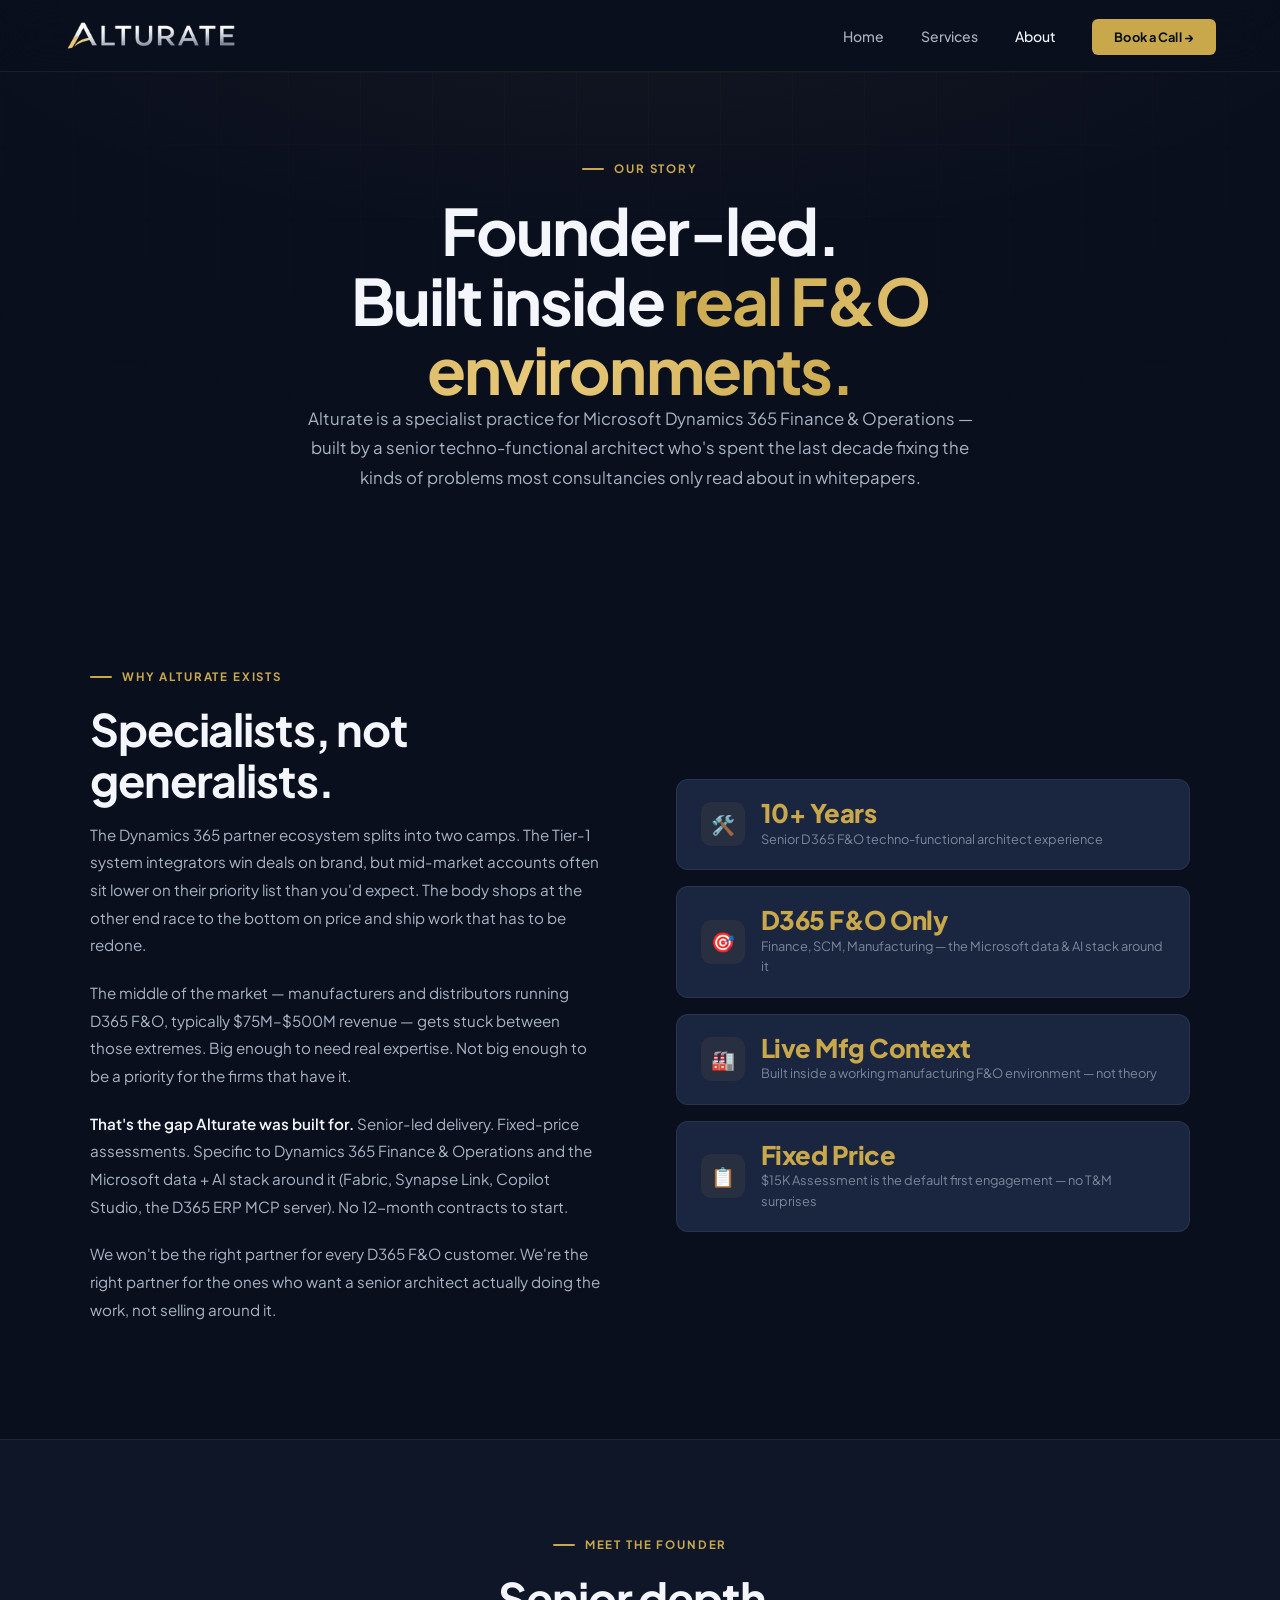
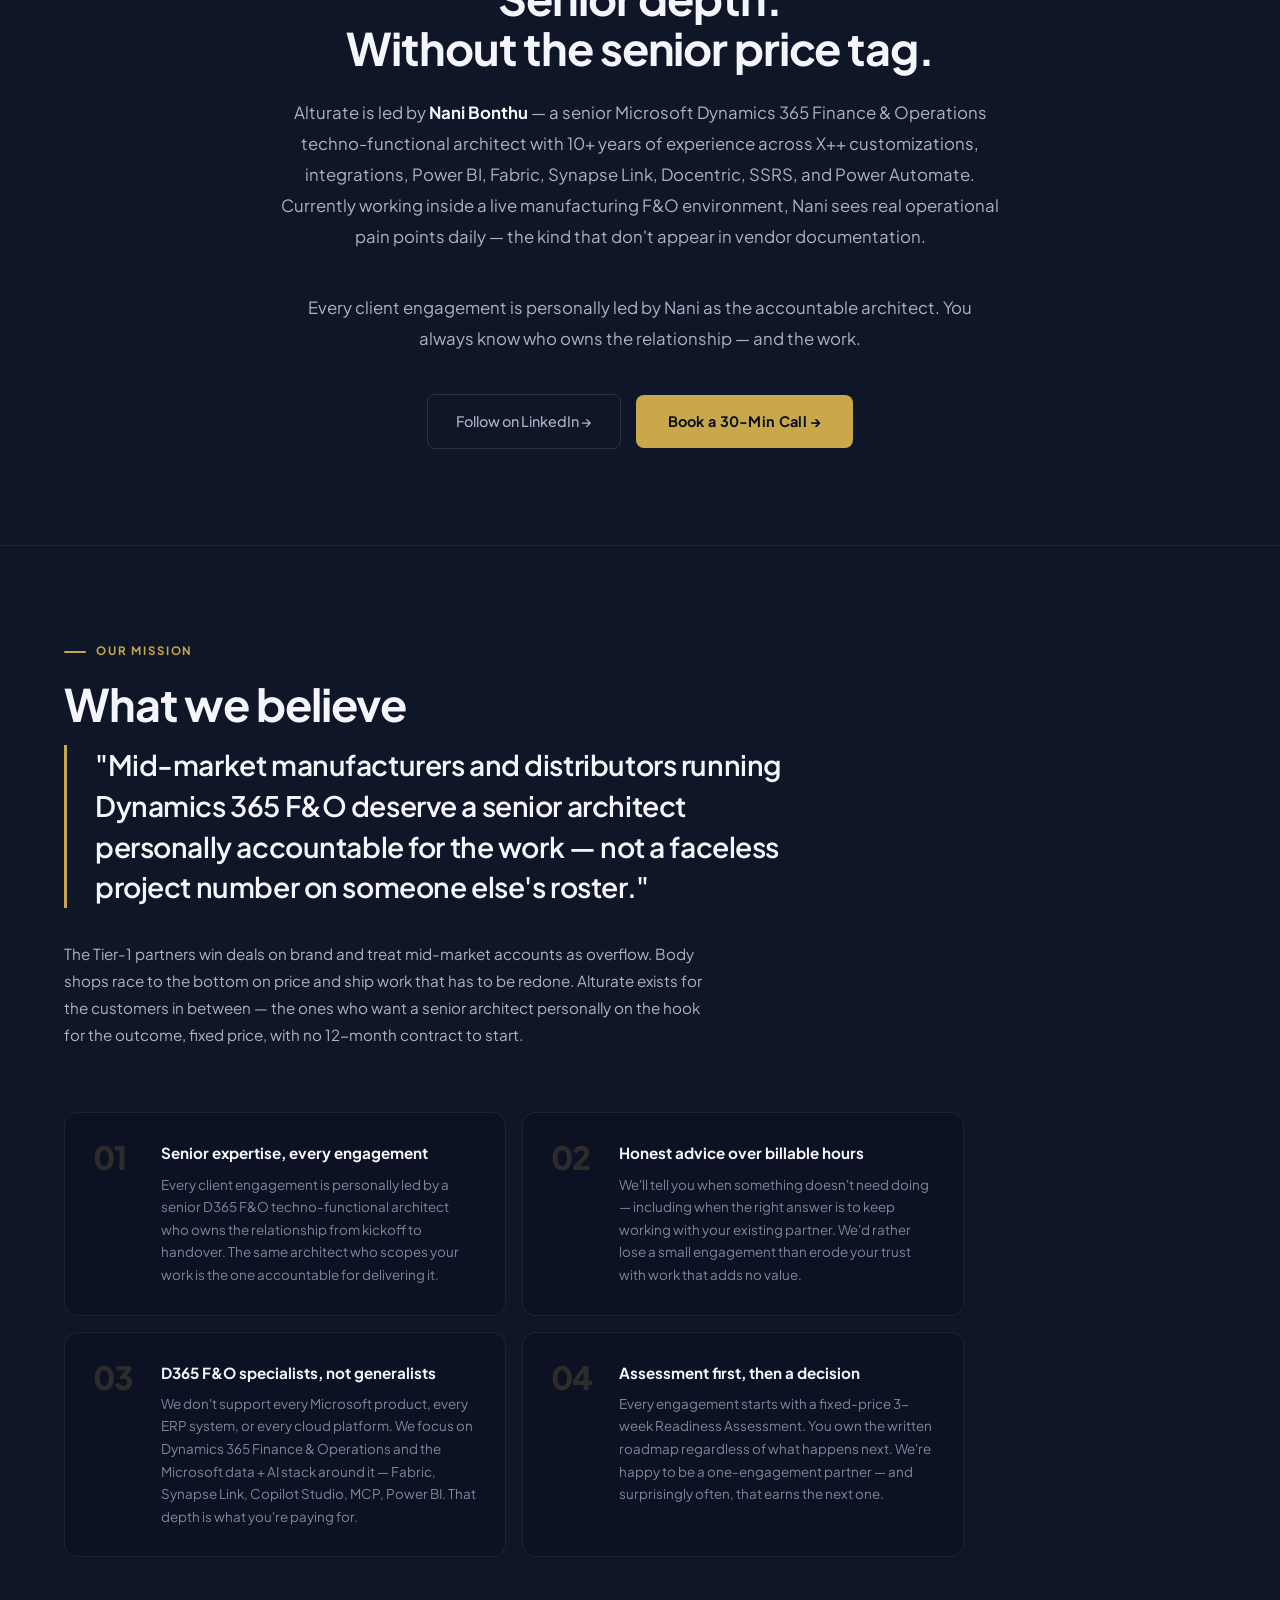
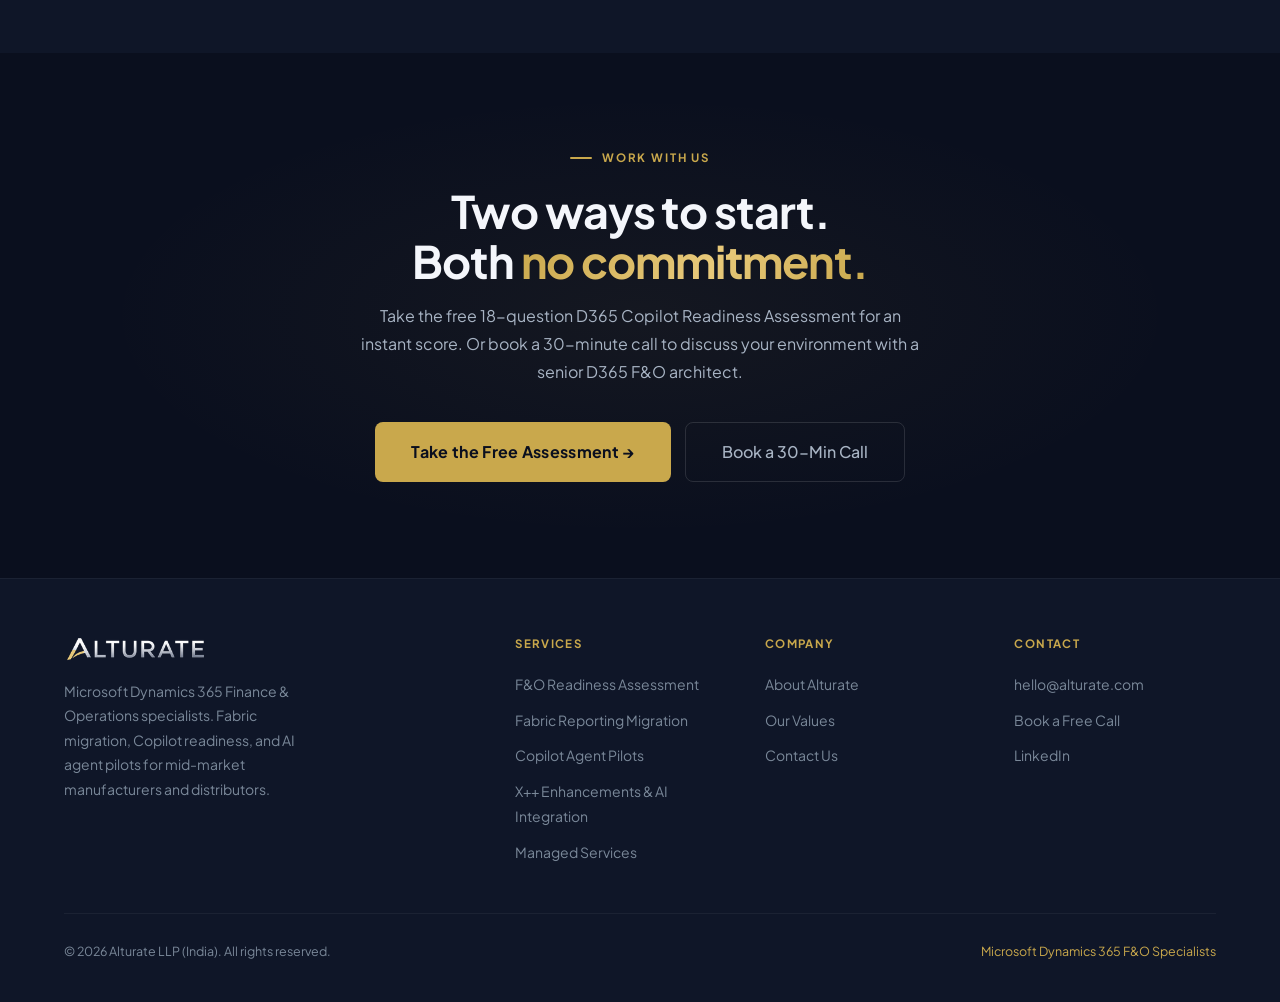
<file: about.html>
<!DOCTYPE html>
<html lang="en">
<head>
<meta charset="UTF-8">
<meta name="viewport" content="width=device-width, initial-scale=1.0">
<title>About Alturate — D365 F&O Specialist Practice</title>
<meta name="description" content="Alturate is a senior-led Microsoft Dynamics 365 Finance & Operations practice. 10+ years inside live manufacturing F&O environments. Built for mid-market customers who need a specialist, not a generalist.">
<link rel="canonical" href="https://www.alturate.com/about.html">
<meta property="og:type" content="website">
<meta property="og:title" content="About Alturate — D365 F&O Specialists">
<meta property="og:description" content="Senior-led D365 F&O practice. 10+ years inside live manufacturing F&O environments. Specialist, not generalist.">
<meta property="og:url" content="https://www.alturate.com/about.html">
<meta property="og:site_name" content="Alturate">
<meta name="description" content="Alturate is a specialist Microsoft Dynamics 365 consultancy. Senior consultants, honest advice, and long-term partnership.">
<link rel="icon" type="image/png" sizes="32x32" href="[data-uri]">
<link rel="icon" type="image/png" sizes="512x512" href="[data-uri]">
<link rel="apple-touch-icon" href="[data-uri]">
<meta name="theme-color" content="#0a0f1e">
<link href="https://fonts.googleapis.com/css2?family=Plus+Jakarta+Sans:wght@300;400;500;600;700;800&display=swap" rel="stylesheet">
<style>
  :root {
    --navy:      #0a0f1e;
    --navy-mid:  #0f1628;
    --navy-card: #1a2540;
    --gold:      #c9a84c;
    --gold-light:#e8c97a;
    --white:     #f4f6fb;
    --gray:      #7a8899;
    --gray-light:#a8b4c4;
    --green:     #10b981;
    --border:    rgba(255,255,255,0.07);
  }
  *, *::before, *::after { box-sizing: border-box; margin: 0; padding: 0; }
  html { scroll-behavior: smooth; }
  body {
    font-family: 'Plus Jakarta Sans', sans-serif;
    background: var(--navy); color: var(--white);
    overflow-x: hidden; line-height: 1.6;
    -webkit-font-smoothing: antialiased;
  }

  /* NAV */
  nav {
    position: fixed; top: 0; left: 0; right: 0; z-index: 100;
    padding: 0 64px; height: 72px;
    display: flex; align-items: center; justify-content: space-between;
    background: rgba(10,15,30,0.88); backdrop-filter: blur(24px);
    border-bottom: 1px solid rgba(201,168,76,0.1);
  }
  .nav-links { display: flex; gap: 36px; list-style: none; align-items: center; }
  .nav-links a {
    color: var(--gray-light); text-decoration: none;
    font-size: 0.875rem; font-weight: 500; letter-spacing: 0.01em;
    transition: color 0.2s;
  }
  .nav-links a:hover { color: var(--white); }
  .nav-links a.active { color: var(--white); }
  .nav-cta {
    background: var(--gold) !important; color: var(--navy) !important;
    padding: 10px 22px; border-radius: 6px;
    font-weight: 700 !important; font-size: 0.8rem !important;
    letter-spacing: 0.02em; transition: background 0.2s, transform 0.2s !important;
  }
  .nav-cta:hover { background: var(--gold-light) !important; transform: translateY(-1px); }

  /* BUTTONS */
  .btn-primary {
    background: var(--gold); color: var(--navy);
    padding: 15px 32px; border-radius: 8px;
    font-weight: 700; font-size: 0.9rem; letter-spacing: 0.02em;
    text-decoration: none; display: inline-flex; align-items: center; gap: 8px;
    transition: all 0.25s; border: none; cursor: pointer;
  }
  .btn-primary:hover { background: var(--gold-light); transform: translateY(-2px); box-shadow: 0 8px 28px rgba(201,168,76,0.28); }
  .btn-ghost {
    background: transparent; color: var(--gray-light);
    padding: 15px 28px; border-radius: 8px; font-weight: 500; font-size: 0.9rem;
    text-decoration: none; border: 1px solid rgba(255,255,255,0.12); transition: all 0.25s;
    display: inline-flex; align-items: center; gap: 8px;
  }
  .btn-ghost:hover { border-color: rgba(201,168,76,0.4); color: var(--gold-light); }

  /* SECTION TYPOGRAPHY */
  .eyebrow {
    display: flex; align-items: center; gap: 10px;
    font-size: 0.72rem; font-weight: 700; letter-spacing: 0.16em;
    text-transform: uppercase; color: var(--gold); margin-bottom: 18px;
  }
  .eyebrow::before { content: ''; width: 22px; height: 2px; background: var(--gold); border-radius: 2px; }
  h1 {
    font-size: clamp(2.8rem, 5vw, 4.6rem);
    font-weight: 700; line-height: 1.08; letter-spacing: -0.03em;
  }
  h2 {
    font-size: clamp(1.9rem, 3.5vw, 2.8rem);
    font-weight: 700; line-height: 1.12; letter-spacing: -0.025em; margin-bottom: 16px;
  }
  .gold-text {
    background: linear-gradient(120deg, var(--gold) 0%, var(--gold-light) 55%, var(--gold) 100%);
    -webkit-background-clip: text; -webkit-text-fill-color: transparent; background-clip: text;
  }
  .section-sub {
    font-size: 1.05rem; color: var(--gray-light); font-weight: 400;
    max-width: 540px; line-height: 1.75; margin-bottom: 52px;
  }

  /* FOOTER */
  footer {
    background: var(--navy-mid);
    border-top: 1px solid rgba(255,255,255,0.05);
    padding: 56px 64px 40px;
  }
  .footer-grid { display: grid; grid-template-columns: 2fr 1fr 1fr 1fr; gap: 48px; margin-bottom: 48px; }
  .footer-desc { font-size: 0.875rem; color: var(--gray); line-height: 1.75; margin-top: 16px; max-width: 260px; }
  .footer-col h4 { font-size: 0.72rem; font-weight: 700; letter-spacing: 0.12em; text-transform: uppercase; color: var(--gold); margin-bottom: 18px; }
  .footer-col ul { list-style: none; display: flex; flex-direction: column; gap: 10px; }
  .footer-col a { font-size: 0.875rem; color: var(--gray); text-decoration: none; transition: color 0.2s; }
  .footer-col a:hover { color: var(--white); }
  .footer-bottom {
    display: flex; align-items: center; justify-content: space-between;
    padding-top: 28px; border-top: 1px solid rgba(255,255,255,0.05);
    font-size: 0.78rem; color: var(--gray);
  }

  /* RESPONSIVE */
  @media(max-width: 900px) {
    nav { padding: 0 24px; }
    .nav-links { display: none; }
    .footer-grid { grid-template-columns: 1fr 1fr; gap: 32px; }
    .footer-bottom { flex-direction: column; gap: 10px; text-align: center; }
  }
  @media(max-width: 600px) {
    .footer-grid { grid-template-columns: 1fr; }
  }

  @keyframes fadeUp {
    from { opacity: 0; transform: translateY(24px); }
    to   { opacity: 1; transform: translateY(0); }
  }

  .page-hero {
    padding: 160px 64px 80px; text-align: center; position: relative; overflow: hidden;
    background: radial-gradient(ellipse 80% 60% at 50% 0%, rgba(201,168,76,0.05) 0%, transparent 70%);
  }
  .page-hero::before {
    content:''; position:absolute; inset:0;
    background-image: linear-gradient(rgba(201,168,76,0.025) 1px, transparent 1px),
                      linear-gradient(90deg, rgba(201,168,76,0.025) 1px, transparent 1px);
    background-size: 72px 72px;
    mask-image: radial-gradient(ellipse 80% 80% at 50% 0%, black 30%, transparent 100%);
  }
  .page-hero-content { position: relative; z-index: 2; max-width: 680px; margin: 0 auto; }
  section { padding: 96px 64px; }
  section.alt { background: var(--navy-mid); }

  .story-grid { display: grid; grid-template-columns: 1fr 1fr; gap: 72px; align-items: center; max-width: 1100px; margin: 0 auto; }
  .story-text p { font-size: 0.95rem; color: var(--gray-light); line-height: 1.82; margin-bottom: 20px; }
  .story-text p strong { color: var(--white); font-weight: 600; }
  .story-stats { display: flex; flex-direction: column; gap: 16px; }
  .stat-row {
    display: flex; align-items: center; gap: 16px; padding: 20px 24px;
    background: var(--navy-card); border: 1px solid var(--border); border-radius: 12px;
  }
  .stat-icon { width: 44px; height: 44px; background: rgba(201,168,76,0.08); border-radius: 10px; display: flex; align-items: center; justify-content: center; font-size: 1.2rem; flex-shrink: 0; }
  .stat-num { font-size: 1.6rem; font-weight: 800; color: var(--gold); line-height: 1; letter-spacing: -0.02em; }
  .stat-lbl { font-size: 0.8rem; color: var(--gray); margin-top: 3px; }

  .values-grid { display: grid; grid-template-columns: repeat(2,1fr); gap: 16px; max-width: 900px; }
  .value-card { display: flex; gap: 20px; align-items: flex-start; padding: 28px; background: rgba(10,15,30,0.5); border: 1px solid var(--border); border-radius: 14px; transition: all 0.3s; }
  .value-card:hover { border-color: rgba(201,168,76,0.18); }
  .value-num { font-size: 2rem; font-weight: 800; color: rgba(201,168,76,0.18); line-height: 1; flex-shrink: 0; width: 48px; letter-spacing: -0.04em; }
  .value-text h3 { font-size: 0.95rem; font-weight: 700; margin-bottom: 8px; }
  .value-text p { font-size: 0.84rem; color: var(--gray); line-height: 1.68; }

  .mission-quote { font-size: clamp(1.2rem, 2.2vw, 1.8rem); font-weight: 600; line-height: 1.45; color: var(--white); border-left: 3px solid var(--gold); padding-left: 28px; letter-spacing: -0.015em; margin-bottom: 28px; }
  .cta-banner { padding: 96px 64px; text-align: center; background: radial-gradient(ellipse 60% 60% at 50% 50%, rgba(201,168,76,0.055) 0%, transparent 70%); }
  .cta-inner { max-width: 560px; margin: 0 auto; }

  @media(max-width:900px) {
    .page-hero { padding: 120px 24px 56px; }
    section { padding: 64px 24px; }
    .story-grid { grid-template-columns: 1fr; gap: 40px; }
    .values-grid { grid-template-columns: 1fr; }
    .cta-banner { padding: 64px 24px; }
  }
</style>
</head>
<body>
<nav>
  <a href="index.html" style="display:flex;align-items:center;text-decoration:none">
    <img src="[data-uri]" style="height:34px;object-fit:contain;" />
  </a>
  <ul class="nav-links"><li><a href="index.html">Home</a></li><li><a href="services.html">Services</a></li><li><a href="about.html" class="active">About</a></li><li><a href="contact.html" class="nav-cta">Book a Call →</a></li></ul>
</nav>

<div class="page-hero">
  <div class="page-hero-content">
    <div class="eyebrow" style="justify-content:center">Our Story</div>
    <h1>Founder-led.<br>Built inside <span class="gold-text">real F&amp;O environments.</span></h1>
    <p style="font-size:1.05rem;color:var(--gray-light);line-height:1.75">Alturate is a specialist practice for Microsoft Dynamics 365 Finance &amp; Operations — built by a senior techno-functional architect who's spent the last decade fixing the kinds of problems most consultancies only read about in whitepapers.</p>
  </div>
</div>

<section>
  <div class="story-grid">
    <div class="story-text">
      <div class="eyebrow">Why Alturate Exists</div>
      <h2>Specialists, not generalists.</h2>
      <p>The Dynamics 365 partner ecosystem splits into two camps. The Tier-1 system integrators win deals on brand, but mid-market accounts often sit lower on their priority list than you'd expect. The body shops at the other end race to the bottom on price and ship work that has to be redone.</p>
      <p>The middle of the market — manufacturers and distributors running D365 F&amp;O, typically $75M–$500M revenue — gets stuck between those extremes. Big enough to need real expertise. Not big enough to be a priority for the firms that have it.</p>
      <p><strong>That's the gap Alturate was built for.</strong> Senior-led delivery. Fixed-price assessments. Specific to Dynamics 365 Finance &amp; Operations and the Microsoft data + AI stack around it (Fabric, Synapse Link, Copilot Studio, the D365 ERP MCP server). No 12-month contracts to start.</p>
      <p>We won't be the right partner for every D365 F&amp;O customer. We're the right partner for the ones who want a senior architect actually doing the work, not selling around it.</p>
    </div>
    <div class="story-stats">
      <div class="stat-row"><div class="stat-icon">🛠️</div><div><div class="stat-num">10+ Years</div><div class="stat-lbl">Senior D365 F&amp;O techno-functional architect experience</div></div></div>
      <div class="stat-row"><div class="stat-icon">🎯</div><div><div class="stat-num">D365 F&amp;O Only</div><div class="stat-lbl">Finance, SCM, Manufacturing — the Microsoft data &amp; AI stack around it</div></div></div>
      <div class="stat-row"><div class="stat-icon">🏭</div><div><div class="stat-num">Live Mfg Context</div><div class="stat-lbl">Built inside a working manufacturing F&amp;O environment — not theory</div></div></div>
      <div class="stat-row"><div class="stat-icon">📋</div><div><div class="stat-num">Fixed Price</div><div class="stat-lbl">$15K Assessment is the default first engagement — no T&amp;M surprises</div></div></div>
    </div>
  </div>
</section>

<!-- FOUNDER SECTION -->
<section style="padding: 96px 64px; background: var(--navy-mid); border-top: 1px solid var(--border); border-bottom: 1px solid var(--border)">
  <div style="max-width: 980px; margin: 0 auto; text-align: center">
    <div class="eyebrow" style="justify-content:center">Meet the Founder</div>
    <h2 style="margin-bottom: 24px">Senior depth.<br>Without the senior price tag.</h2>
    <p style="font-size: 1.05rem; color: var(--gray-light); line-height: 1.85; max-width: 720px; margin: 0 auto 40px">
      Alturate is led by <strong style="color: var(--white)">Nani Bonthu</strong> — a senior Microsoft Dynamics 365 Finance &amp; Operations techno-functional architect with 10+ years of experience across X++ customizations, integrations, Power BI, Fabric, Synapse Link, Docentric, SSRS, and Power Automate. Currently working inside a live manufacturing F&amp;O environment, Nani sees real operational pain points daily — the kind that don't appear in vendor documentation.
    </p>
    <p style="font-size: 1.05rem; color: var(--gray-light); line-height: 1.85; max-width: 720px; margin: 0 auto 40px">
      Every client engagement is personally led by Nani as the accountable architect. You always know who owns the relationship — and the work.
    </p>
    <a href="https://www.linkedin.com/company/alturate/" target="_blank" rel="noopener" class="btn-ghost" style="margin-right: 12px">Follow on LinkedIn →</a>
    <a href="contact.html" class="btn-primary">Book a 30-Min Call →</a>
  </div>
</section>

<section class="alt">
  <div class="eyebrow">Our Mission</div>
  <h2>What we believe</h2>
  <div class="mission-quote" style="max-width:760px;margin-bottom:32px">
    "Mid-market manufacturers and distributors running Dynamics 365 F&amp;O deserve a senior architect personally accountable for the work — not a faceless project number on someone else's roster."
  </div>
  <p style="font-size:0.95rem;color:var(--gray-light);line-height:1.78;max-width:640px;margin-bottom:64px">
    The Tier-1 partners win deals on brand and treat mid-market accounts as overflow. Body shops race to the bottom on price and ship work that has to be redone. Alturate exists for the customers in between — the ones who want a senior architect personally on the hook for the outcome, fixed price, with no 12-month contract to start.
  </p>
  <div class="values-grid" id="values">
    <div class="value-card"><div class="value-num">01</div><div class="value-text"><h3>Senior expertise, every engagement</h3><p>Every client engagement is personally led by a senior D365 F&amp;O techno-functional architect who owns the relationship from kickoff to handover. The same architect who scopes your work is the one accountable for delivering it.</p></div></div>
    <div class="value-card"><div class="value-num">02</div><div class="value-text"><h3>Honest advice over billable hours</h3><p>We'll tell you when something doesn't need doing — including when the right answer is to keep working with your existing partner. We'd rather lose a small engagement than erode your trust with work that adds no value.</p></div></div>
    <div class="value-card"><div class="value-num">03</div><div class="value-text"><h3>D365 F&amp;O specialists, not generalists</h3><p>We don't support every Microsoft product, every ERP system, or every cloud platform. We focus on Dynamics 365 Finance &amp; Operations and the Microsoft data + AI stack around it — Fabric, Synapse Link, Copilot Studio, MCP, Power BI. That depth is what you're paying for.</p></div></div>
    <div class="value-card"><div class="value-num">04</div><div class="value-text"><h3>Assessment first, then a decision</h3><p>Every engagement starts with a fixed-price 3-week Readiness Assessment. You own the written roadmap regardless of what happens next. We're happy to be a one-engagement partner — and surprisingly often, that earns the next one.</p></div></div>
  </div>
</section>

<section class="cta-banner">
  <div class="cta-inner">
    <div class="eyebrow" style="justify-content:center">Work With Us</div>
    <h2>Two ways to start.<br>Both <span class="gold-text">no commitment.</span></h2>
    <p style="font-size:1rem;color:var(--gray-light);margin-bottom:36px;line-height:1.75">Take the free 18-question D365 Copilot Readiness Assessment for an instant score. Or book a 30-minute call to discuss your environment with a senior D365 F&amp;O architect.</p>
    <div style="display:flex;gap:14px;justify-content:center;flex-wrap:wrap">
      <a href="assessment.html" class="btn-primary" style="font-size:1rem;padding:16px 36px">Take the Free Assessment →</a>
      <a href="contact.html" class="btn-ghost" style="font-size:1rem;padding:16px 36px">Book a 30-Min Call</a>
    </div>
  </div>
</section>

<footer>
  <div class="footer-grid">
    <div>
      <a href="index.html" style="display:flex;align-items:center;text-decoration:none">
        <img src="[data-uri]" style="height:28px;object-fit:contain;" />
      </a>
      <p class="footer-desc">Microsoft Dynamics 365 Finance &amp; Operations specialists. Fabric migration, Copilot readiness, and AI agent pilots for mid-market manufacturers and distributors.</p>
    </div>
    <div class="footer-col">
      <h4>Services</h4>
      <ul>
        <li><a href="services.html#assessment">F&amp;O Readiness Assessment</a></li>
        <li><a href="services.html#fabric">Fabric Reporting Migration</a></li>
        <li><a href="services.html#agents">Copilot Agent Pilots</a></li>
        <li><a href="services.html#xpp">X++ Enhancements &amp; AI Integration</a></li>
        <li><a href="services.html#support">Managed Services</a></li>
      </ul>
    </div>
    <div class="footer-col">
      <h4>Company</h4>
      <ul>
        <li><a href="about.html">About Alturate</a></li>
        <li><a href="about.html#values">Our Values</a></li>
        <li><a href="contact.html">Contact Us</a></li>
      </ul>
    </div>
    <div class="footer-col">
      <h4>Contact</h4>
      <ul>
        <li><a href="mailto:hello@alturate.com">hello@alturate.com</a></li>
        <li><a href="contact.html">Book a Free Call</a></li>
        <li><a href="https://www.linkedin.com/company/alturate" target="_blank" rel="noopener">LinkedIn</a></li>
      </ul>
    </div>
  </div>
  <div class="footer-bottom">
    <p>© 2026 Alturate LLP (India). All rights reserved.</p>
    <p style="color:var(--gold)">Microsoft Dynamics 365 F&amp;O Specialists</p>
  </div>
</footer>
</body>
</html>
</file>
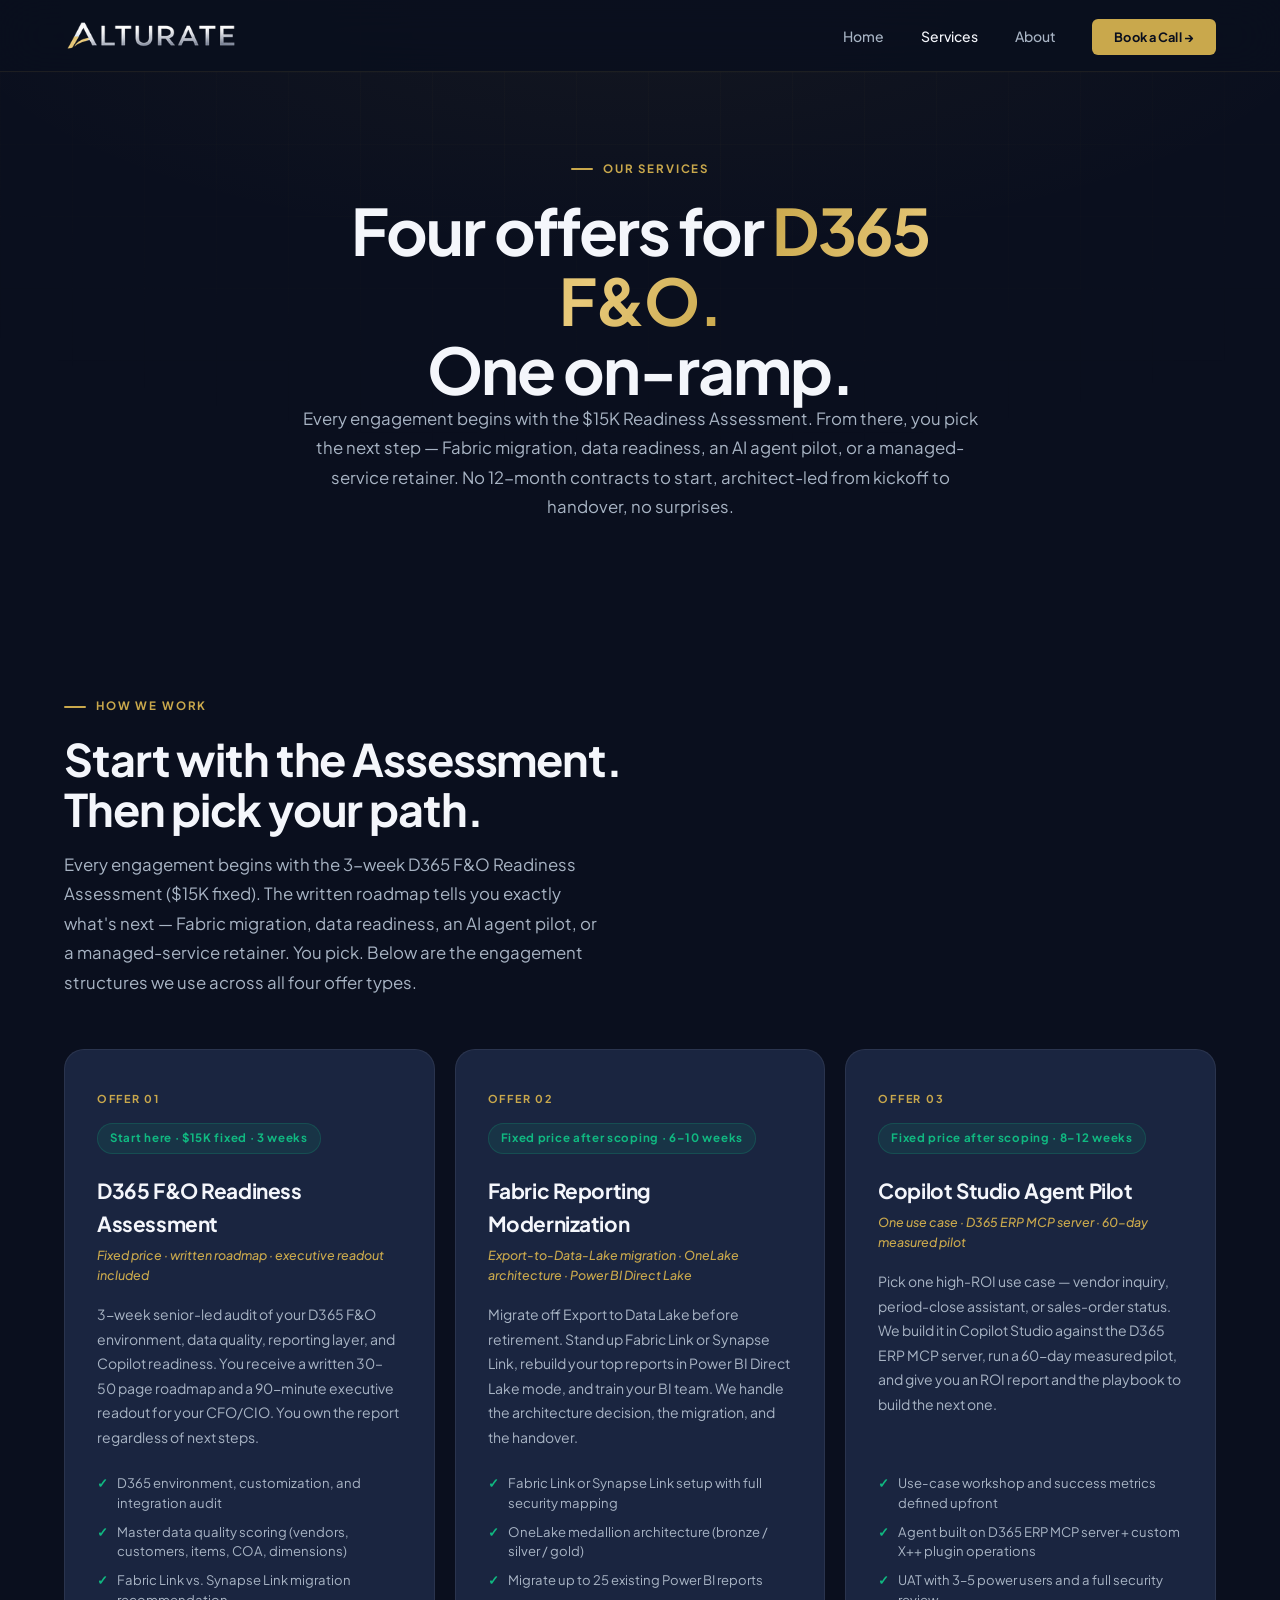
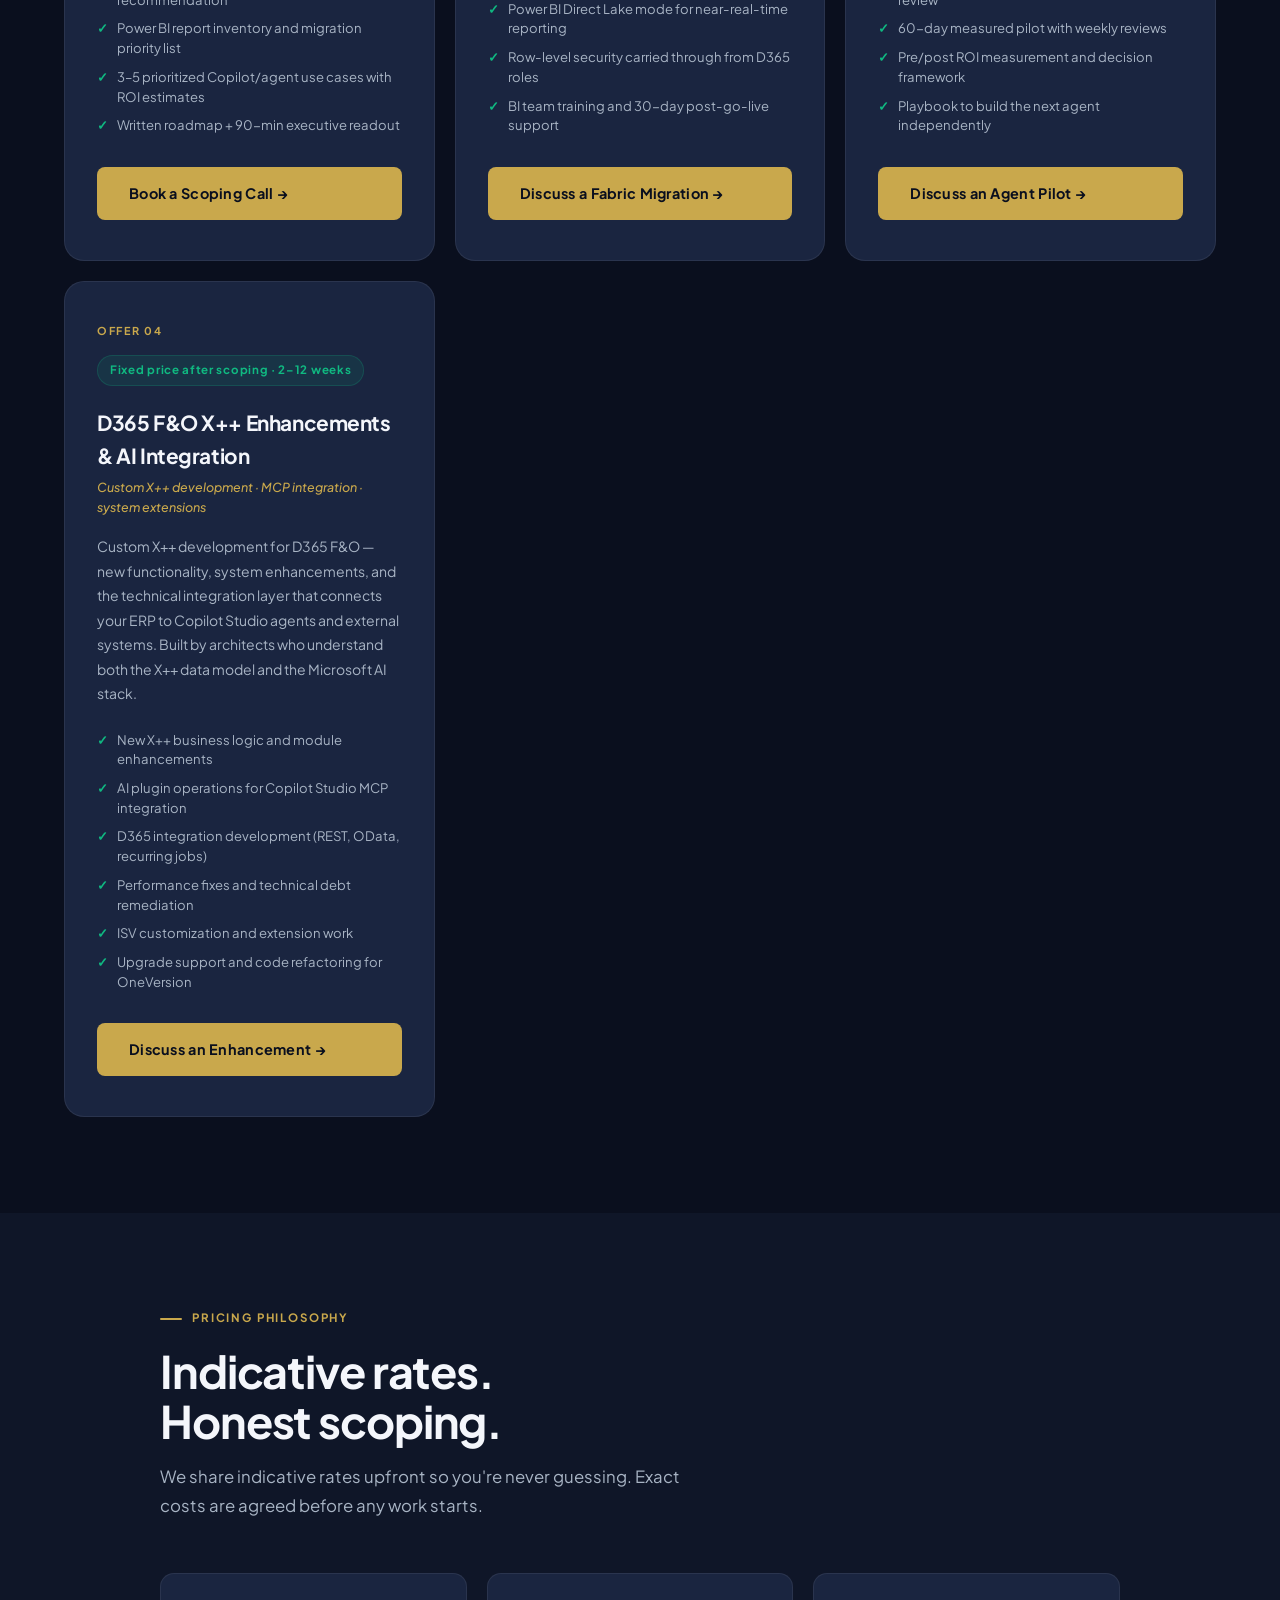
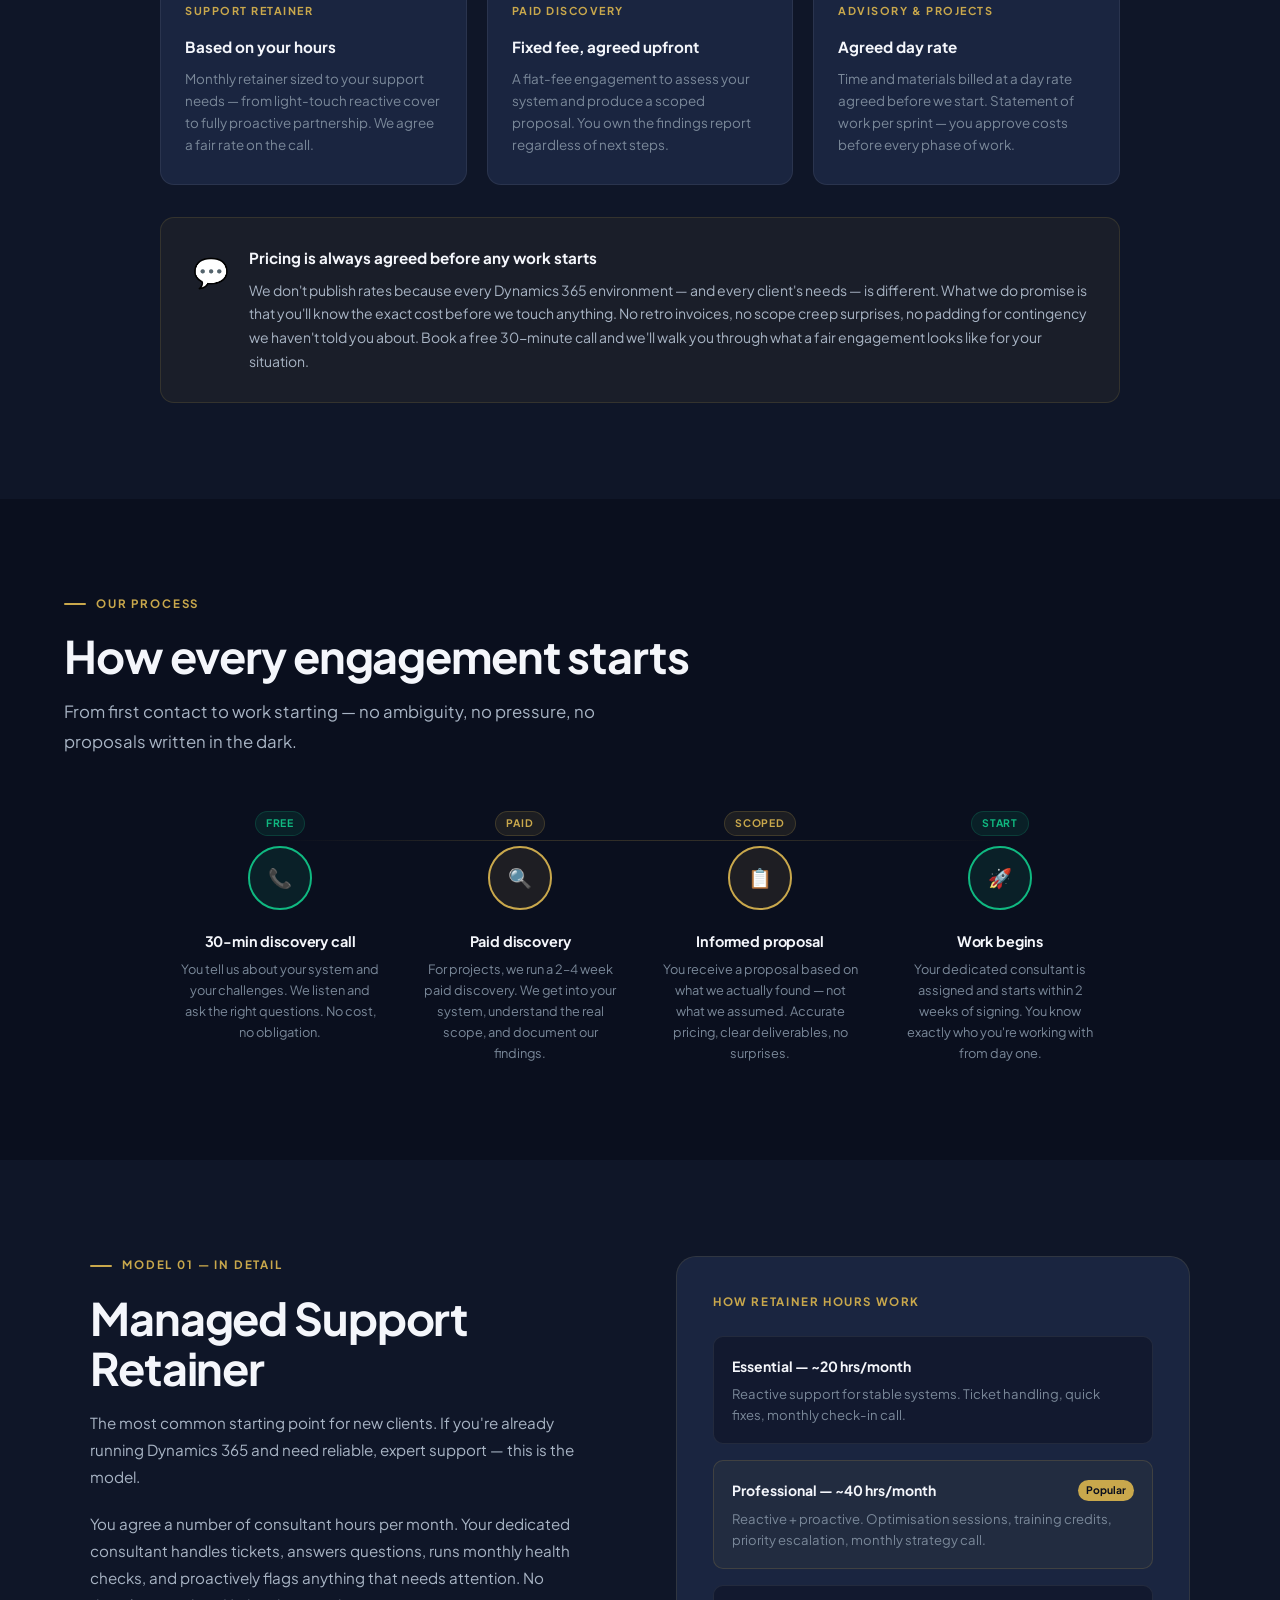
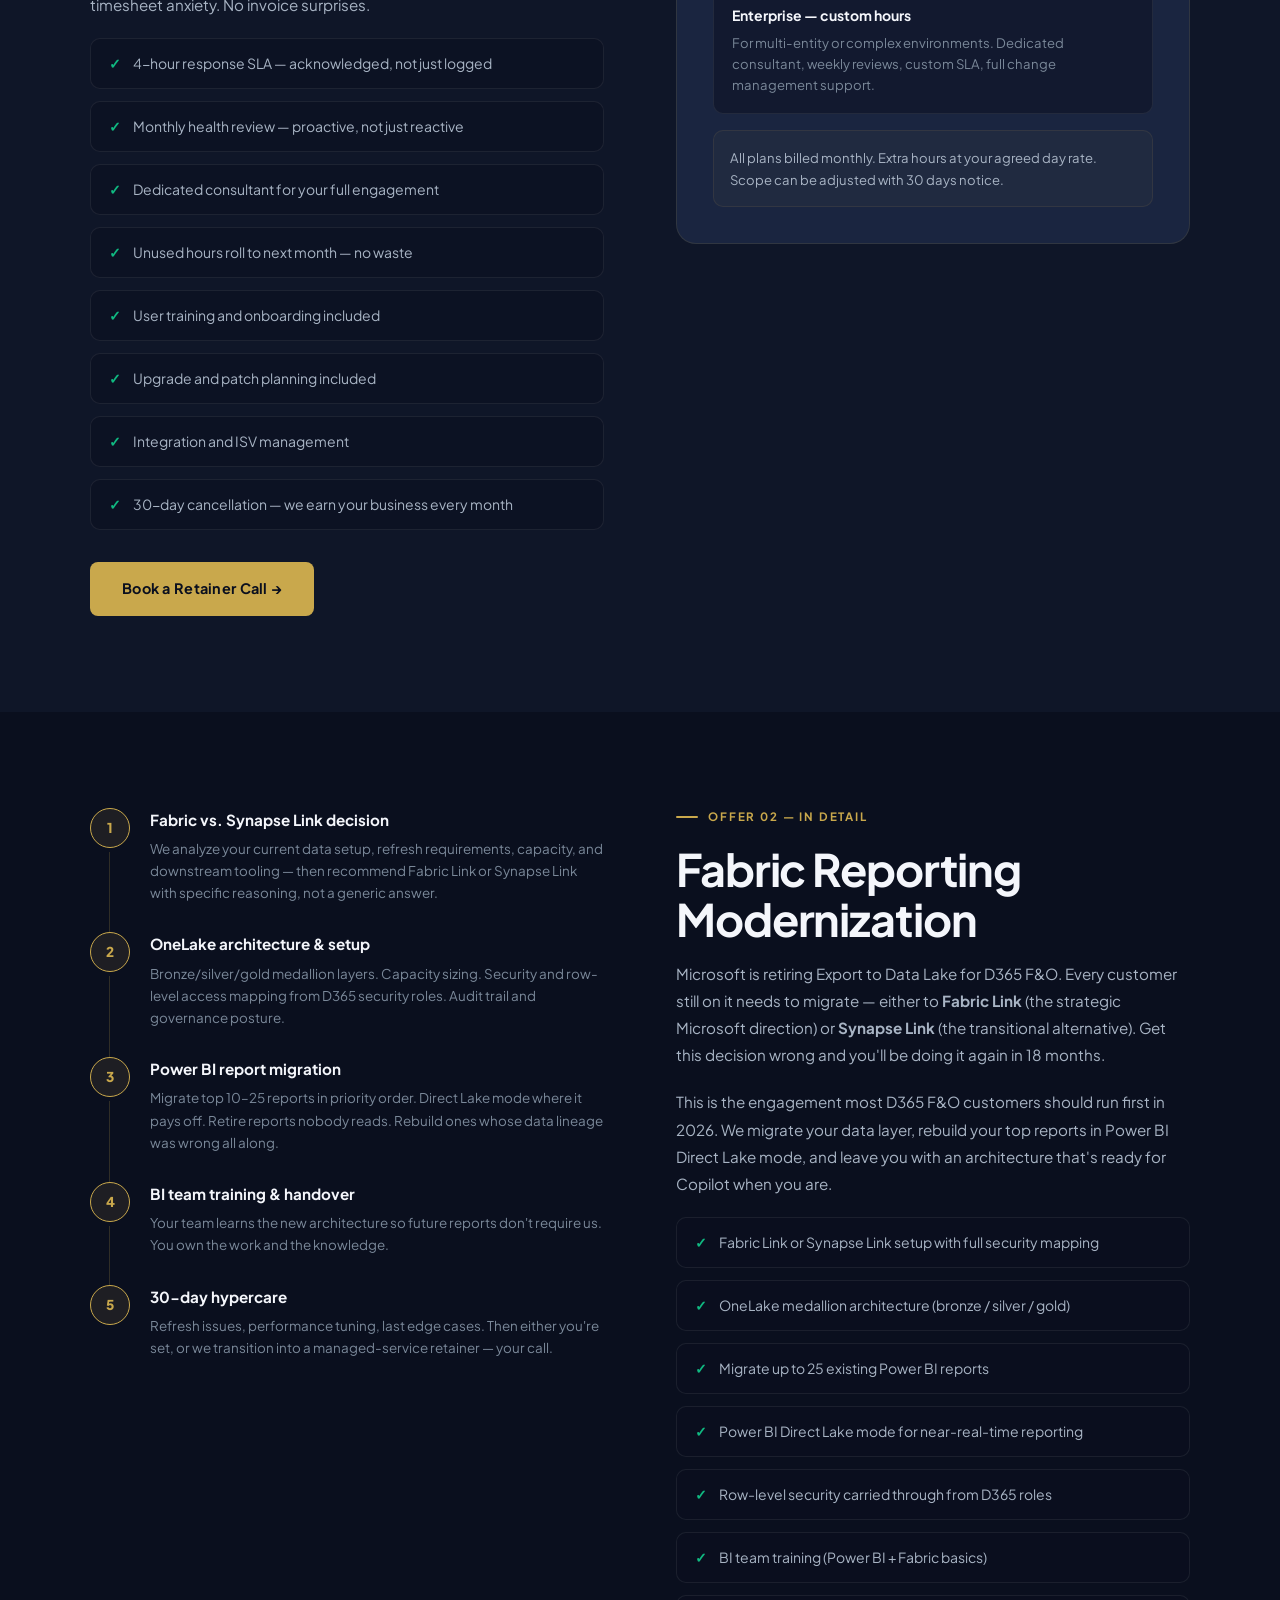
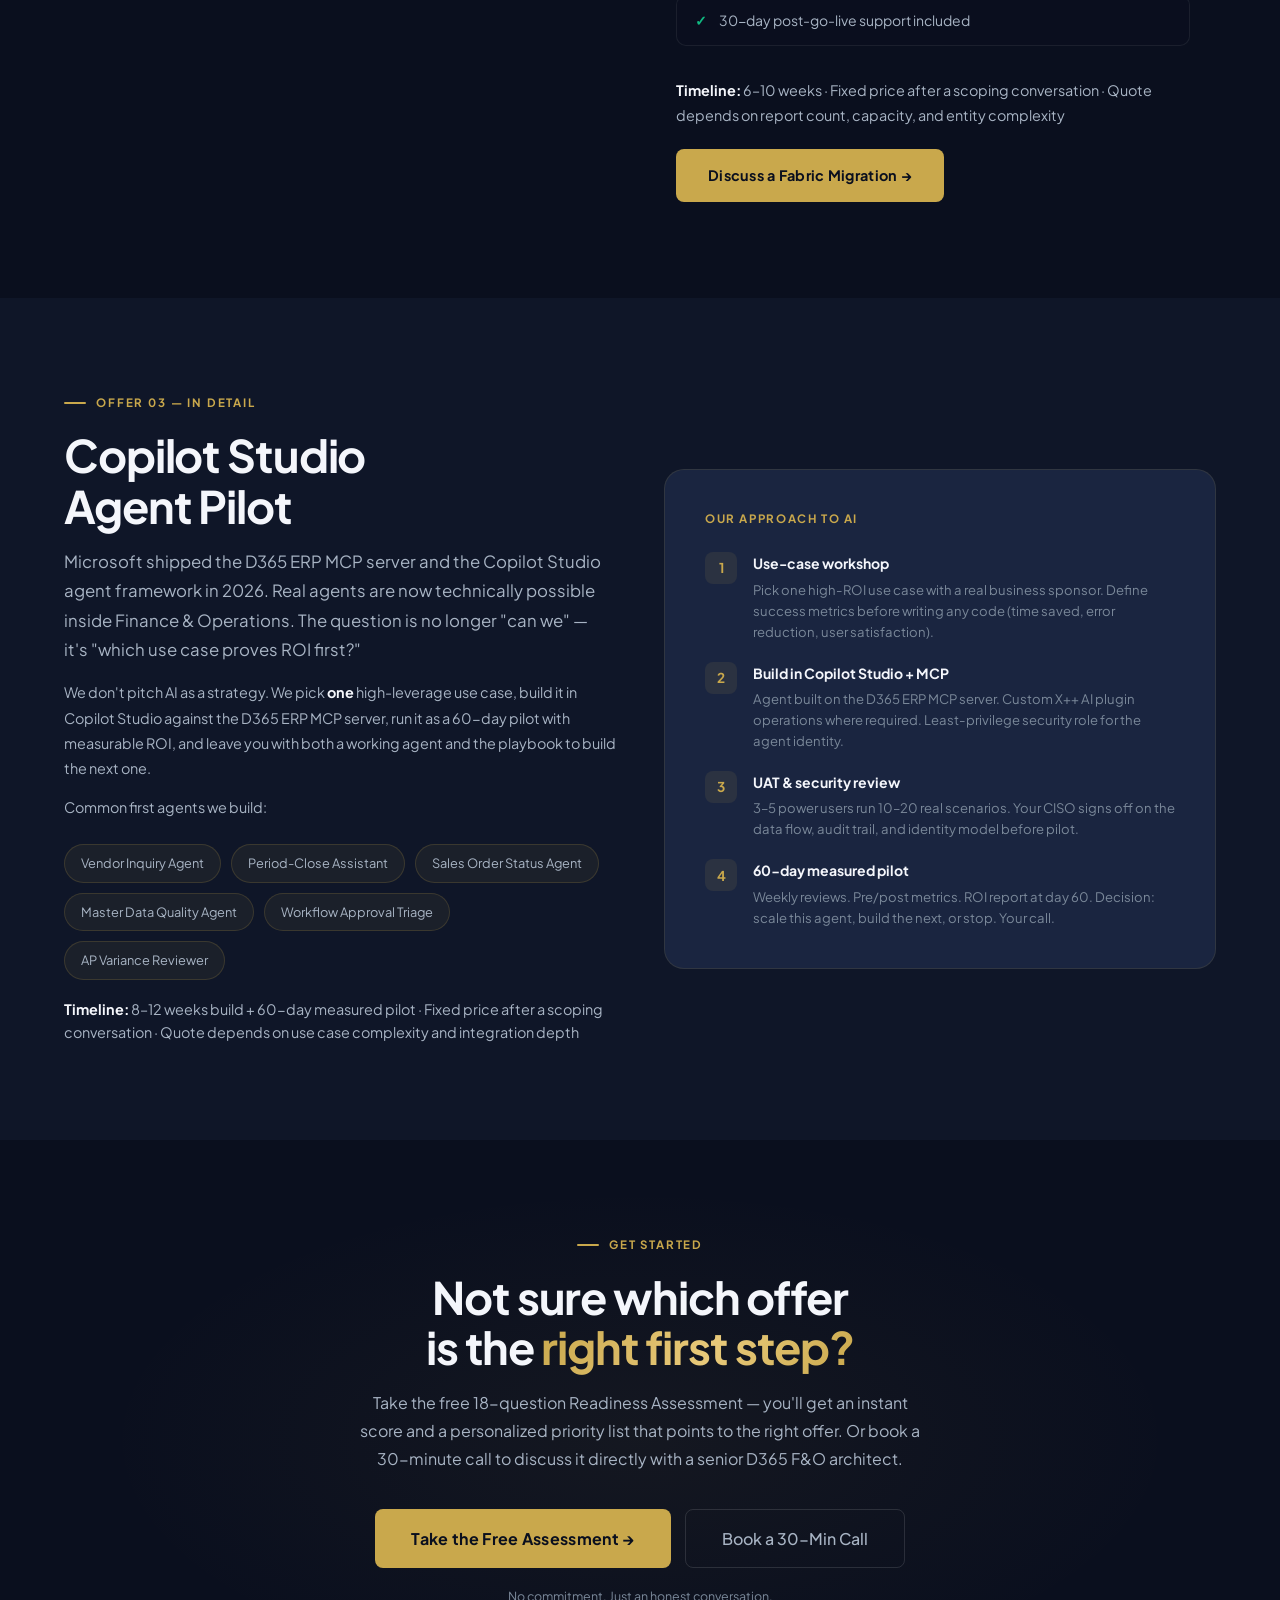
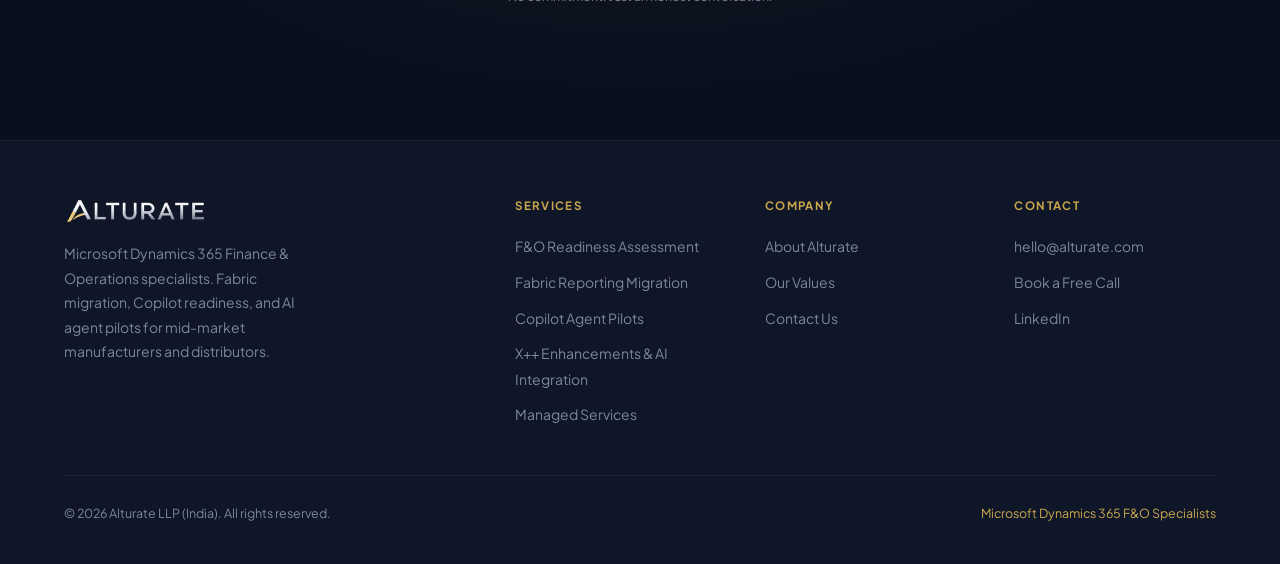
<file: services.html>
<!DOCTYPE html>
<html lang="en">
<head>
<meta charset="UTF-8">
<meta name="viewport" content="width=device-width, initial-scale=1.0">
<title>Services — Alturate D365 F&O Fabric Migration, Copilot Readiness, AI Agents</title>
<meta name="description" content="D365 F&O Readiness Assessment ($15K fixed), Fabric Reporting Modernization, Copilot Studio Agent Pilots, X++ Enhancements & AI Integration, and Managed Services. Senior-led, fixed-price engagements after scoping.">
<meta name="keywords" content="D365 F&O assessment, Fabric migration, Export to Data Lake retirement, Synapse Link, Copilot Studio agent, MCP server, ERP data readiness, Power BI Direct Lake, X++ development, D365 integrations, managed services">
<link rel="canonical" href="https://www.alturate.com/services.html">
<meta property="og:type" content="website">
<meta property="og:title" content="Alturate Services — D365 F&O Specialist Offerings">
<meta property="og:description" content="Fixed-price D365 F&O Assessment, Fabric migration, Copilot readiness, and AI agent pilots. Senior-led delivery.">
<meta property="og:url" content="https://www.alturate.com/services.html">
<meta property="og:site_name" content="Alturate">
<meta name="description" content="Managed support, implementation and advisory services for Dynamics 365 Finance & Supply Chain. Retainer, project and T&M models tailored to your needs.">
<link rel="icon" type="image/png" sizes="32x32" href="[data-uri]">
<link rel="icon" type="image/png" sizes="512x512" href="[data-uri]">
<link rel="apple-touch-icon" href="[data-uri]">
<meta name="theme-color" content="#0a0f1e">
<link href="https://fonts.googleapis.com/css2?family=Plus+Jakarta+Sans:wght@300;400;500;600;700;800&display=swap" rel="stylesheet">
<style>
  :root {
    --navy:      #0a0f1e;
    --navy-mid:  #0f1628;
    --navy-card: #1a2540;
    --gold:      #c9a84c;
    --gold-light:#e8c97a;
    --white:     #f4f6fb;
    --gray:      #7a8899;
    --gray-light:#a8b4c4;
    --green:     #10b981;
    --border:    rgba(255,255,255,0.07);
  }
  *, *::before, *::after { box-sizing: border-box; margin: 0; padding: 0; }
  html { scroll-behavior: smooth; }
  body {
    font-family: 'Plus Jakarta Sans', sans-serif;
    background: var(--navy); color: var(--white);
    overflow-x: hidden; line-height: 1.6;
    -webkit-font-smoothing: antialiased;
  }

  /* NAV */
  nav {
    position: fixed; top: 0; left: 0; right: 0; z-index: 100;
    padding: 0 64px; height: 72px;
    display: flex; align-items: center; justify-content: space-between;
    background: rgba(10,15,30,0.88); backdrop-filter: blur(24px);
    border-bottom: 1px solid rgba(201,168,76,0.1);
  }
  .nav-links { display: flex; gap: 36px; list-style: none; align-items: center; }
  .nav-links a {
    color: var(--gray-light); text-decoration: none;
    font-size: 0.875rem; font-weight: 500; letter-spacing: 0.01em;
    transition: color 0.2s;
  }
  .nav-links a:hover { color: var(--white); }
  .nav-links a.active { color: var(--white); }
  .nav-cta {
    background: var(--gold) !important; color: var(--navy) !important;
    padding: 10px 22px; border-radius: 6px;
    font-weight: 700 !important; font-size: 0.8rem !important;
    letter-spacing: 0.02em; transition: background 0.2s, transform 0.2s !important;
  }
  .nav-cta:hover { background: var(--gold-light) !important; transform: translateY(-1px); }

  /* BUTTONS */
  .btn-primary {
    background: var(--gold); color: var(--navy);
    padding: 15px 32px; border-radius: 8px;
    font-weight: 700; font-size: 0.9rem; letter-spacing: 0.02em;
    text-decoration: none; display: inline-flex; align-items: center; gap: 8px;
    transition: all 0.25s; border: none; cursor: pointer;
  }
  .btn-primary:hover { background: var(--gold-light); transform: translateY(-2px); box-shadow: 0 8px 28px rgba(201,168,76,0.28); }
  .btn-ghost {
    background: transparent; color: var(--gray-light);
    padding: 15px 28px; border-radius: 8px; font-weight: 500; font-size: 0.9rem;
    text-decoration: none; border: 1px solid rgba(255,255,255,0.12); transition: all 0.25s;
    display: inline-flex; align-items: center; gap: 8px;
  }
  .btn-ghost:hover { border-color: rgba(201,168,76,0.4); color: var(--gold-light); }

  /* SECTION TYPOGRAPHY */
  .eyebrow {
    display: flex; align-items: center; gap: 10px;
    font-size: 0.72rem; font-weight: 700; letter-spacing: 0.16em;
    text-transform: uppercase; color: var(--gold); margin-bottom: 18px;
  }
  .eyebrow::before { content: ''; width: 22px; height: 2px; background: var(--gold); border-radius: 2px; }
  h1 {
    font-size: clamp(2.8rem, 5vw, 4.6rem);
    font-weight: 700; line-height: 1.08; letter-spacing: -0.03em;
  }
  h2 {
    font-size: clamp(1.9rem, 3.5vw, 2.8rem);
    font-weight: 700; line-height: 1.12; letter-spacing: -0.025em; margin-bottom: 16px;
  }
  .gold-text {
    background: linear-gradient(120deg, var(--gold) 0%, var(--gold-light) 55%, var(--gold) 100%);
    -webkit-background-clip: text; -webkit-text-fill-color: transparent; background-clip: text;
  }
  .section-sub {
    font-size: 1.05rem; color: var(--gray-light); font-weight: 400;
    max-width: 540px; line-height: 1.75; margin-bottom: 52px;
  }

  /* FOOTER */
  footer {
    background: var(--navy-mid);
    border-top: 1px solid rgba(255,255,255,0.05);
    padding: 56px 64px 40px;
  }
  .footer-grid { display: grid; grid-template-columns: 2fr 1fr 1fr 1fr; gap: 48px; margin-bottom: 48px; }
  .footer-desc { font-size: 0.875rem; color: var(--gray); line-height: 1.75; margin-top: 16px; max-width: 260px; }
  .footer-col h4 { font-size: 0.72rem; font-weight: 700; letter-spacing: 0.12em; text-transform: uppercase; color: var(--gold); margin-bottom: 18px; }
  .footer-col ul { list-style: none; display: flex; flex-direction: column; gap: 10px; }
  .footer-col a { font-size: 0.875rem; color: var(--gray); text-decoration: none; transition: color 0.2s; }
  .footer-col a:hover { color: var(--white); }
  .footer-bottom {
    display: flex; align-items: center; justify-content: space-between;
    padding-top: 28px; border-top: 1px solid rgba(255,255,255,0.05);
    font-size: 0.78rem; color: var(--gray);
  }

  /* RESPONSIVE */
  @media(max-width: 900px) {
    nav { padding: 0 24px; }
    .nav-links { display: none; }
    .footer-grid { grid-template-columns: 1fr 1fr; gap: 32px; }
    .footer-bottom { flex-direction: column; gap: 10px; text-align: center; }
  }
  @media(max-width: 600px) {
    .footer-grid { grid-template-columns: 1fr; }
  }

  @keyframes fadeUp {
    from { opacity: 0; transform: translateY(24px); }
    to   { opacity: 1; transform: translateY(0); }
  }


  .page-hero {
    padding: 160px 64px 80px; text-align: center; position: relative; overflow: hidden;
    background: radial-gradient(ellipse 80% 60% at 50% 0%, rgba(201,168,76,0.05) 0%, transparent 70%);
  }
  .page-hero::before {
    content:''; position:absolute; inset:0;
    background-image: linear-gradient(rgba(201,168,76,0.025) 1px, transparent 1px),
                      linear-gradient(90deg, rgba(201,168,76,0.025) 1px, transparent 1px);
    background-size: 72px 72px;
    mask-image: radial-gradient(ellipse 80% 80% at 50% 0%, black 30%, transparent 100%);
  }
  .page-hero-content { position: relative; z-index: 2; max-width: 680px; margin: 0 auto; }

  /* ENGAGEMENT MODELS */
  .models { padding: 96px 64px; }
  .models-grid { display: grid; grid-template-columns: repeat(3,1fr); gap: 20px; margin-top: 8px; }
  .model-card {
    background: var(--navy-card); border: 1px solid var(--border);
    border-radius: 20px; padding: 40px 32px; transition: all 0.3s;
    display: flex; flex-direction: column;
  }
  .model-card:hover { border-color: rgba(201,168,76,0.25); transform: translateY(-5px); box-shadow: 0 24px 64px rgba(0,0,0,0.3); }
  .model-num {
    font-size: 0.68rem; font-weight: 700; letter-spacing: 0.16em;
    text-transform: uppercase; color: var(--gold); margin-bottom: 16px;
  }
  .model-card h3 { font-size: 1.3rem; font-weight: 700; letter-spacing: -0.02em; margin-bottom: 6px; }
  .model-type {
    font-size: 0.78rem; color: var(--gold); font-style: italic;
    margin-bottom: 16px; font-weight: 500;
  }
  .model-card p { font-size: 0.875rem; color: var(--gray-light); line-height: 1.75; margin-bottom: 24px; flex: 1; }
  .model-features { list-style: none; display: flex; flex-direction: column; gap: 9px; margin-bottom: 32px; }
  .model-features li {
    font-size: 0.82rem; color: var(--gray-light);
    display: flex; align-items: flex-start; gap: 9px; line-height: 1.5;
  }
  .model-features li::before { content: '✓'; color: var(--green); font-weight: 700; flex-shrink: 0; }
  .model-tag {
    display: inline-flex; align-items: center; gap: 6px;
    background: rgba(16,185,129,0.1); border: 1px solid rgba(16,185,129,0.2);
    color: var(--green); font-size: 0.72rem; font-weight: 700;
    letter-spacing: 0.06em; padding: 5px 12px; border-radius: 100px;
    margin-bottom: 20px; align-self: flex-start;
  }

  /* HOW WE PRICE */
  .pricing { padding: 96px 64px; background: var(--navy-mid); }
  .pricing-inner { max-width: 960px; margin: 0 auto; }
  .price-grid { display: grid; grid-template-columns: repeat(3,1fr); gap: 16px; margin-bottom: 48px; }
  .price-card {
    background: var(--navy-card); border: 1px solid var(--border);
    border-radius: 14px; padding: 28px 24px; text-align: center;
  }
  .price-label { font-size: 0.68rem; font-weight: 700; letter-spacing: 0.14em; text-transform: uppercase; color: var(--gold); margin-bottom: 12px; }
  .price-value { font-size: 1.9rem; font-weight: 800; color: var(--white); letter-spacing: -0.03em; line-height: 1; margin-bottom: 6px; }
  .price-sub { font-size: 0.78rem; color: var(--gray); line-height: 1.5; }
  .price-note {
    background: rgba(201,168,76,0.06); border: 1px solid rgba(201,168,76,0.15);
    border-radius: 14px; padding: 28px 32px;
    display: flex; align-items: flex-start; gap: 20px;
  }
  .price-note-icon { font-size: 1.8rem; flex-shrink: 0; margin-top: 2px; }
  .price-note h4 { font-size: 0.95rem; font-weight: 700; margin-bottom: 8px; }
  .price-note p { font-size: 0.875rem; color: var(--gray-light); line-height: 1.7; }

  /* DISCOVERY PROCESS */
  .discovery { padding: 96px 64px; }
  .discovery-flow {
    display: grid; grid-template-columns: repeat(4,1fr);
    gap: 0; position: relative; max-width: 960px; margin: 0 auto;
  }
  .discovery-flow::before {
    content:''; position:absolute; top:32px; left:12.5%; right:12.5%; height:1px;
    background: linear-gradient(90deg, transparent, var(--gold), var(--gold), transparent);
    opacity: 0.2;
  }
  .flow-step { padding: 0 20px; text-align: center; }
  .flow-circle {
    width: 64px; height: 64px; border-radius: 50%;
    border: 2px solid var(--gold); display: flex; align-items: center;
    justify-content: center; margin: 0 auto 20px;
    font-size: 1.2rem; position: relative; z-index: 2;
  }
  .flow-circle.free { background: rgba(16,185,129,0.1); border-color: var(--green); }
  .flow-circle.paid { background: rgba(201,168,76,0.1); }
  .flow-step h4 { font-size: 0.9rem; font-weight: 700; margin-bottom: 6px; letter-spacing: -0.01em; }
  .flow-step p { font-size: 0.8rem; color: var(--gray); line-height: 1.65; }
  .flow-tag {
    display: inline-block; font-size: 0.65rem; font-weight: 700;
    letter-spacing: 0.08em; text-transform: uppercase;
    padding: 3px 10px; border-radius: 100px; margin-bottom: 10px;
  }
  .tag-free { background: rgba(16,185,129,0.1); color: var(--green); border: 1px solid rgba(16,185,129,0.2); }
  .tag-paid { background: rgba(201,168,76,0.1); color: var(--gold); border: 1px solid rgba(201,168,76,0.2); }

  /* SERVICE DETAIL */
  .svc-section { padding: 96px 64px; }
  .svc-section.alt { background: var(--navy-mid); }
  .svc-layout { display: grid; grid-template-columns: 1fr 1fr; gap: 72px; align-items: start; max-width: 1100px; margin: 0 auto; }
  .svc-layout.flip { direction: rtl; }
  .svc-layout.flip > * { direction: ltr; }
  .svc-detail p { font-size: 0.95rem; color: var(--gray-light); line-height: 1.78; margin-bottom: 20px; }
  .feature-list { list-style: none; display: flex; flex-direction: column; gap: 12px; margin-bottom: 32px; }
  .feature-list li {
    display: flex; gap: 12px; align-items: flex-start;
    padding: 14px 18px; background: rgba(10,15,30,0.5);
    border: 1px solid var(--border); border-radius: 10px;
    font-size: 0.875rem; color: var(--gray-light); line-height: 1.5;
  }
  .feature-list li::before { content: '✓'; color: var(--green); font-weight: 700; flex-shrink: 0; }

  .process { display: flex; flex-direction: column; gap: 0; }
  .process-step { display: flex; gap: 20px; align-items: flex-start; padding: 0 0 28px; position: relative; }
  .process-step:not(:last-child)::before { content:''; position:absolute; left:19px; top:44px; bottom:0; width:1px; background:rgba(201,168,76,0.2); }
  .process-num { width: 40px; height: 40px; border-radius: 50%; background: rgba(201,168,76,0.1); border: 1.5px solid var(--gold); display: flex; align-items: center; justify-content: center; font-size: 0.85rem; font-weight: 800; color: var(--gold); flex-shrink: 0; z-index: 1; }
  .process-text h4 { font-size: 0.95rem; font-weight: 700; margin-bottom: 6px; }
  .process-text p { font-size: 0.84rem; color: var(--gray); line-height: 1.65; }

  /* AI */
  .ai-section { padding: 96px 64px; background: var(--navy-mid); }
  .ai-grid { display: grid; grid-template-columns: 1fr 1fr; gap: 48px; align-items: center; }
  .ai-chips { display: flex; flex-wrap: wrap; gap: 10px; margin-top: 24px; }
  .chip { background: rgba(201,168,76,0.07); border: 1px solid rgba(201,168,76,0.18); border-radius: 100px; padding: 8px 16px; font-size: 0.8rem; color: var(--gray-light); }

  /* CTA */
  .cta-banner { padding: 96px 64px; text-align: center; background: radial-gradient(ellipse 60% 60% at 50% 50%, rgba(201,168,76,0.055) 0%, transparent 70%); }
  .cta-inner { max-width: 580px; margin: 0 auto; }
  .cta-banner h2 { margin-bottom: 16px; }
  .cta-banner p { font-size: 1rem; color: var(--gray-light); margin-bottom: 36px; line-height: 1.75; }

  @media(max-width:900px) {
    .page-hero { padding: 120px 24px 56px; }
    .models { padding: 64px 24px; } .models-grid { grid-template-columns: 1fr; }
    .pricing { padding: 64px 24px; } .price-grid { grid-template-columns: 1fr; }
    .discovery { padding: 64px 24px; } .discovery-flow { grid-template-columns: repeat(2,1fr); gap: 32px; }
    .discovery-flow::before { display: none; }
    .svc-section { padding: 64px 24px; } .svc-layout { grid-template-columns: 1fr; gap: 40px; }
    .svc-layout.flip { direction: ltr; }
    .ai-section { padding: 64px 24px; } .ai-grid { grid-template-columns: 1fr; }
    .cta-banner { padding: 64px 24px; }
  }
</style>
</head>
<body>
<nav>
  <a href="index.html" style="display:flex;align-items:center;text-decoration:none">
    <img src="[data-uri]" style="height:34px;object-fit:contain;" />
  </a>
  <ul class="nav-links"><li><a href="index.html">Home</a></li><li><a href="services.html" class="active">Services</a></li><li><a href="about.html">About</a></li><li><a href="contact.html" class="nav-cta">Book a Call →</a></li></ul>
</nav>

<div class="page-hero">
  <div class="page-hero-content">
    <div class="eyebrow" style="justify-content:center">Our Services</div>
    <h1>Four offers for <span class="gold-text">D365 F&amp;O.</span><br>One on-ramp.</h1>
    <p style="font-size:1.05rem;color:var(--gray-light);line-height:1.75">Every engagement begins with the $15K Readiness Assessment. From there, you pick the next step — Fabric migration, data readiness, an AI agent pilot, or a managed-service retainer. No 12-month contracts to start, architect-led from kickoff to handover, no surprises.</p>
  </div>
</div>

<!-- ENGAGEMENT MODELS -->
<section class="models">
  <div class="eyebrow">How We Work</div>
  <h2>Start with the Assessment.<br>Then pick your path.</h2>
  <p class="section-sub">Every engagement begins with the 3-week D365 F&amp;O Readiness Assessment ($15K fixed). The written roadmap tells you exactly what's next — Fabric migration, data readiness, an AI agent pilot, or a managed-service retainer. You pick. Below are the engagement structures we use across all four offer types.</p>
  <div class="models-grid">

    <div class="model-card" id="assessment">
      <div class="model-num">Offer 01</div>
      <div class="model-tag">Start here · $15K fixed · 3 weeks</div>
      <h3>D365 F&amp;O Readiness Assessment</h3>
      <div class="model-type">Fixed price · written roadmap · executive readout included</div>
      <p>3-week senior-led audit of your D365 F&amp;O environment, data quality, reporting layer, and Copilot readiness. You receive a written 30–50 page roadmap and a 90-minute executive readout for your CFO/CIO. You own the report regardless of next steps.</p>
      <ul class="model-features">
        <li>D365 environment, customization, and integration audit</li>
        <li>Master data quality scoring (vendors, customers, items, COA, dimensions)</li>
        <li>Fabric Link vs. Synapse Link migration recommendation</li>
        <li>Power BI report inventory and migration priority list</li>
        <li>3–5 prioritized Copilot/agent use cases with ROI estimates</li>
        <li>Written roadmap + 90-min executive readout</li>
      </ul>
      <a href="contact.html" class="btn-primary">Book a Scoping Call →</a>
    </div>

    <div class="model-card" id="fabric">
      <div class="model-num">Offer 02</div>
      <div class="model-tag">Fixed price after scoping · 6–10 weeks</div>
      <h3>Fabric Reporting Modernization</h3>
      <div class="model-type">Export-to-Data-Lake migration · OneLake architecture · Power BI Direct Lake</div>
      <p>Migrate off Export to Data Lake before retirement. Stand up Fabric Link or Synapse Link, rebuild your top reports in Power BI Direct Lake mode, and train your BI team. We handle the architecture decision, the migration, and the handover.</p>
      <ul class="model-features">
        <li>Fabric Link or Synapse Link setup with full security mapping</li>
        <li>OneLake medallion architecture (bronze / silver / gold)</li>
        <li>Migrate up to 25 existing Power BI reports</li>
        <li>Power BI Direct Lake mode for near-real-time reporting</li>
        <li>Row-level security carried through from D365 roles</li>
        <li>BI team training and 30-day post-go-live support</li>
      </ul>
      <a href="contact.html" class="btn-primary">Discuss a Fabric Migration →</a>
    </div>

    <div class="model-card" id="agents">
      <div class="model-num">Offer 03</div>
      <div class="model-tag">Fixed price after scoping · 8–12 weeks</div>
      <h3>Copilot Studio Agent Pilot</h3>
      <div class="model-type">One use case · D365 ERP MCP server · 60-day measured pilot</div>
      <p>Pick one high-ROI use case — vendor inquiry, period-close assistant, or sales-order status. We build it in Copilot Studio against the D365 ERP MCP server, run a 60-day measured pilot, and give you an ROI report and the playbook to build the next one.</p>
      <ul class="model-features">
        <li>Use-case workshop and success metrics defined upfront</li>
        <li>Agent built on D365 ERP MCP server + custom X++ plugin operations</li>
        <li>UAT with 3–5 power users and a full security review</li>
        <li>60-day measured pilot with weekly reviews</li>
        <li>Pre/post ROI measurement and decision framework</li>
        <li>Playbook to build the next agent independently</li>
      </ul>
      <a href="contact.html" class="btn-primary">Discuss an Agent Pilot →</a>
    </div>

    <div class="model-card" id="xpp">
      <div class="model-num">Offer 04</div>
      <div class="model-tag">Fixed price after scoping · 2–12 weeks</div>
      <h3>D365 F&amp;O X++ Enhancements &amp; AI Integration</h3>
      <div class="model-type">Custom X++ development · MCP integration · system extensions</div>
      <p>Custom X++ development for D365 F&amp;O — new functionality, system enhancements, and the technical integration layer that connects your ERP to Copilot Studio agents and external systems. Built by architects who understand both the X++ data model and the Microsoft AI stack.</p>
      <ul class="model-features">
        <li>New X++ business logic and module enhancements</li>
        <li>AI plugin operations for Copilot Studio MCP integration</li>
        <li>D365 integration development (REST, OData, recurring jobs)</li>
        <li>Performance fixes and technical debt remediation</li>
        <li>ISV customization and extension work</li>
        <li>Upgrade support and code refactoring for OneVersion</li>
      </ul>
      <a href="contact.html" class="btn-primary">Discuss an Enhancement →</a>
    </div>

  </div>
</section>

<section class="pricing">
  <div class="pricing-inner">
    <div class="eyebrow">Pricing Philosophy</div>
    <h2>Indicative rates.<br>Honest scoping.</h2>
    <p class="section-sub">We share indicative rates upfront so you're never guessing. Exact costs are agreed before any work starts.</p>
    <div style="display:grid;grid-template-columns:repeat(3,1fr);gap:20px;margin-bottom:32px;">

      <div style="background:var(--navy-card);border:1px solid var(--border);border-radius:14px;padding:28px 24px;">
        <div style="font-size:0.68rem;font-weight:700;letter-spacing:0.14em;text-transform:uppercase;color:var(--gold);margin-bottom:16px;">Support Retainer</div>
        <div style="font-size:0.95rem;font-weight:700;color:var(--white);margin-bottom:8px;">Based on your hours</div>
        <div style="font-size:0.84rem;color:var(--gray);line-height:1.65;">Monthly retainer sized to your support needs — from light-touch reactive cover to fully proactive partnership. We agree a fair rate on the call.</div>
      </div>

      <div style="background:var(--navy-card);border:1px solid var(--border);border-radius:14px;padding:28px 24px;">
        <div style="font-size:0.68rem;font-weight:700;letter-spacing:0.14em;text-transform:uppercase;color:var(--gold);margin-bottom:16px;">Paid Discovery</div>
        <div style="font-size:0.95rem;font-weight:700;color:var(--white);margin-bottom:8px;">Fixed fee, agreed upfront</div>
        <div style="font-size:0.84rem;color:var(--gray);line-height:1.65;">A flat-fee engagement to assess your system and produce a scoped proposal. You own the findings report regardless of next steps.</div>
      </div>

      <div style="background:var(--navy-card);border:1px solid var(--border);border-radius:14px;padding:28px 24px;">
        <div style="font-size:0.68rem;font-weight:700;letter-spacing:0.14em;text-transform:uppercase;color:var(--gold);margin-bottom:16px;">Advisory &amp; Projects</div>
        <div style="font-size:0.95rem;font-weight:700;color:var(--white);margin-bottom:8px;">Agreed day rate</div>
        <div style="font-size:0.84rem;color:var(--gray);line-height:1.65;">Time and materials billed at a day rate agreed before we start. Statement of work per sprint — you approve costs before every phase of work.</div>
      </div>

    </div>
    <div class="price-note">
      <div class="price-note-icon">💬</div>
      <div>
        <h4>Pricing is always agreed before any work starts</h4>
        <p>We don't publish rates because every Dynamics 365 environment — and every client's needs — is different. What we do promise is that you'll know the exact cost before we touch anything. No retro invoices, no scope creep surprises, no padding for contingency we haven't told you about. Book a free 30-minute call and we'll walk you through what a fair engagement looks like for your situation.</p>
      </div>
    </div>
  </div>
</section>

<!-- DISCOVERY PROCESS -->
<section class="discovery">
  <div class="eyebrow">Our Process</div>
  <h2>How every engagement starts</h2>
  <p class="section-sub" style="max-width:600px">From first contact to work starting — no ambiguity, no pressure, no proposals written in the dark.</p>
  <div class="discovery-flow">
    <div class="flow-step">
      <span class="flow-tag tag-free">Free</span>
      <div class="flow-circle free">📞</div>
      <h4>30-min discovery call</h4>
      <p>You tell us about your system and your challenges. We listen and ask the right questions. No cost, no obligation.</p>
    </div>
    <div class="flow-step">
      <span class="flow-tag tag-paid">Paid</span>
      <div class="flow-circle paid">🔍</div>
      <h4>Paid discovery</h4>
      <p>For projects, we run a 2–4 week paid discovery. We get into your system, understand the real scope, and document our findings.</p>
    </div>
    <div class="flow-step">
      <span class="flow-tag tag-paid">Scoped</span>
      <div class="flow-circle paid">📋</div>
      <h4>Informed proposal</h4>
      <p>You receive a proposal based on what we actually found — not what we assumed. Accurate pricing, clear deliverables, no surprises.</p>
    </div>
    <div class="flow-step">
      <span class="flow-tag tag-free">Start</span>
      <div class="flow-circle free">🚀</div>
      <h4>Work begins</h4>
      <p>Your dedicated consultant is assigned and starts within 2 weeks of signing. You know exactly who you're working with from day one.</p>
    </div>
  </div>
</section>

<!-- MANAGED SUPPORT DETAIL -->
<section class="svc-section alt" id="support">
  <div class="svc-layout">
    <div class="svc-detail">
      <div class="eyebrow">Model 01 — In Detail</div>
      <h2>Managed Support<br>Retainer</h2>
      <p>The most common starting point for new clients. If you're already running Dynamics 365 and need reliable, expert support — this is the model.</p>
      <p>You agree a number of consultant hours per month. Your dedicated consultant handles tickets, answers questions, runs monthly health checks, and proactively flags anything that needs attention. No timesheet anxiety. No invoice surprises.</p>
      <ul class="feature-list">
        <li>4-hour response SLA — acknowledged, not just logged</li>
        <li>Monthly health review — proactive, not just reactive</li>
        <li>Dedicated consultant for your full engagement</li>
        <li>Unused hours roll to next month — no waste</li>
        <li>User training and onboarding included</li>
        <li>Upgrade and patch planning included</li>
        <li>Integration and ISV management</li>
        <li>30-day cancellation — we earn your business every month</li>
      </ul>
      <a href="contact.html" class="btn-primary">Book a Retainer Call →</a>
    </div>
    <div>
      <div style="background:var(--navy-card);border:1px solid rgba(201,168,76,0.12);border-radius:20px;padding:36px;">
        <div style="font-size:0.72rem;font-weight:700;letter-spacing:0.14em;text-transform:uppercase;color:var(--gold);margin-bottom:24px;">How retainer hours work</div>
        <div style="display:flex;flex-direction:column;gap:16px;">
          <div style="padding:18px;background:rgba(10,15,30,0.5);border:1px solid var(--border);border-radius:10px;">
            <div style="font-size:0.875rem;font-weight:700;margin-bottom:6px;">Essential — ~20 hrs/month</div>
            <div style="font-size:0.82rem;color:var(--gray);line-height:1.6">Reactive support for stable systems. Ticket handling, quick fixes, monthly check-in call.</div>
          </div>
          <div style="padding:18px;background:rgba(201,168,76,0.05);border:1px solid rgba(201,168,76,0.18);border-radius:10px;">
            <div style="display:flex;align-items:center;justify-content:space-between;margin-bottom:6px;">
              <div style="font-size:0.875rem;font-weight:700;">Professional — ~40 hrs/month</div>
              <span style="font-size:0.65rem;font-weight:700;background:var(--gold);color:var(--navy);padding:2px 8px;border-radius:100px;">Popular</span>
            </div>
            <div style="font-size:0.82rem;color:var(--gray);line-height:1.6">Reactive + proactive. Optimisation sessions, training credits, priority escalation, monthly strategy call.</div>
          </div>
          <div style="padding:18px;background:rgba(10,15,30,0.5);border:1px solid var(--border);border-radius:10px;">
            <div style="font-size:0.875rem;font-weight:700;margin-bottom:6px;">Enterprise — custom hours</div>
            <div style="font-size:0.82rem;color:var(--gray);line-height:1.6">For multi-entity or complex environments. Dedicated consultant, weekly reviews, custom SLA, full change management support.</div>
          </div>
          <div style="padding:16px;background:rgba(201,168,76,0.04);border:1px solid rgba(201,168,76,0.1);border-radius:10px;font-size:0.82rem;color:var(--gray-light);line-height:1.65;">
            All plans billed monthly. Extra hours at your agreed day rate. Scope can be adjusted with 30 days notice.
          </div>
        </div>
      </div>
    </div>
  </div>
</section>

<!-- IMPLEMENTATION DETAIL -->
<section class="svc-section" id="fabric">
  <div class="svc-layout flip">
    <div class="svc-detail">
      <div class="eyebrow">Offer 02 — In Detail</div>
      <h2>Fabric Reporting<br>Modernization</h2>
      <p>Microsoft is retiring Export to Data Lake for D365 F&amp;O. Every customer still on it needs to migrate — either to <strong>Fabric Link</strong> (the strategic Microsoft direction) or <strong>Synapse Link</strong> (the transitional alternative). Get this decision wrong and you'll be doing it again in 18 months.</p>
      <p>This is the engagement most D365 F&amp;O customers should run first in 2026. We migrate your data layer, rebuild your top reports in Power BI Direct Lake mode, and leave you with an architecture that's ready for Copilot when you are.</p>
      <ul class="feature-list">
        <li>Fabric Link or Synapse Link setup with full security mapping</li>
        <li>OneLake medallion architecture (bronze / silver / gold)</li>
        <li>Migrate up to 25 existing Power BI reports</li>
        <li>Power BI Direct Lake mode for near-real-time reporting</li>
        <li>Row-level security carried through from D365 roles</li>
        <li>BI team training (Power BI + Fabric basics)</li>
        <li>30-day post-go-live support included</li>
      </ul>
      <p style="font-size:0.9rem;color:var(--gray-light);margin-top:18px"><strong style="color:var(--white)">Timeline:</strong> 6–10 weeks · Fixed price after a scoping conversation · Quote depends on report count, capacity, and entity complexity</p>
      <a href="contact.html" class="btn-primary">Discuss a Fabric Migration →</a>
    </div>
    <div>
      <div class="process">
        <div class="process-step">
          <div class="process-num">1</div>
          <div class="process-text">
            <h4>Fabric vs. Synapse Link decision</h4>
            <p>We analyze your current data setup, refresh requirements, capacity, and downstream tooling — then recommend Fabric Link or Synapse Link with specific reasoning, not a generic answer.</p>
          </div>
        </div>
        <div class="process-step">
          <div class="process-num">2</div>
          <div class="process-text">
            <h4>OneLake architecture &amp; setup</h4>
            <p>Bronze/silver/gold medallion layers. Capacity sizing. Security and row-level access mapping from D365 security roles. Audit trail and governance posture.</p>
          </div>
        </div>
        <div class="process-step">
          <div class="process-num">3</div>
          <div class="process-text">
            <h4>Power BI report migration</h4>
            <p>Migrate top 10–25 reports in priority order. Direct Lake mode where it pays off. Retire reports nobody reads. Rebuild ones whose data lineage was wrong all along.</p>
          </div>
        </div>
        <div class="process-step">
          <div class="process-num">4</div>
          <div class="process-text">
            <h4>BI team training &amp; handover</h4>
            <p>Your team learns the new architecture so future reports don't require us. You own the work and the knowledge.</p>
          </div>
        </div>
        <div class="process-step">
          <div class="process-num">5</div>
          <div class="process-text">
            <h4>30-day hypercare</h4>
            <p>Refresh issues, performance tuning, last edge cases. Then either you're set, or we transition into a managed-service retainer — your call.</p>
          </div>
        </div>
      </div>
    </div>
  </div>
</section>

<!-- AGENT PILOT SECTION -->
<section class="ai-section" id="agents">
  <div class="ai-grid">
    <div>
      <div class="eyebrow">Offer 03 — In Detail</div>
      <h2>Copilot Studio<br>Agent Pilot</h2>
      <p class="section-sub" style="margin-bottom:16px">Microsoft shipped the D365 ERP MCP server and the Copilot Studio agent framework in 2026. Real agents are now technically possible inside Finance &amp; Operations. The question is no longer "can we" — it's "which use case proves ROI first?"</p>
      <p style="font-size:0.9rem;color:var(--gray-light);line-height:1.75;margin-bottom:14px">We don't pitch AI as a strategy. We pick <strong style="color:var(--white)">one</strong> high-leverage use case, build it in Copilot Studio against the D365 ERP MCP server, run it as a 60-day pilot with measurable ROI, and leave you with both a working agent and the playbook to build the next one.</p>
      <p style="font-size:0.9rem;color:var(--gray-light);line-height:1.75;margin-bottom:18px">Common first agents we build:</p>
      <div class="ai-chips">
        <div class="chip">Vendor Inquiry Agent</div>
        <div class="chip">Period-Close Assistant</div>
        <div class="chip">Sales Order Status Agent</div>
        <div class="chip">Master Data Quality Agent</div>
        <div class="chip">Workflow Approval Triage</div>
        <div class="chip">AP Variance Reviewer</div>
      </div>
      <p style="font-size:0.9rem;color:var(--gray-light);margin-top:18px"><strong style="color:var(--white)">Timeline:</strong> 8–12 weeks build + 60-day measured pilot · Fixed price after a scoping conversation · Quote depends on use case complexity and integration depth</p>
    </div>
    <div style="background:var(--navy-card);border:1px solid rgba(201,168,76,0.12);border-radius:20px;padding:40px;">
      <div style="font-size:0.72rem;font-weight:700;letter-spacing:0.14em;text-transform:uppercase;color:var(--gold);margin-bottom:24px;">Our approach to AI</div>
      <div style="display:flex;flex-direction:column;gap:20px;">
        <div style="display:flex;gap:16px;">
          <div style="width:32px;height:32px;min-width:32px;background:rgba(201,168,76,0.1);border-radius:8px;display:flex;align-items:center;justify-content:center;font-size:0.85rem;font-weight:700;color:var(--gold);">1</div>
          <div><div style="font-size:0.875rem;font-weight:700;margin-bottom:4px;">Use-case workshop</div><div style="font-size:0.82rem;color:var(--gray);line-height:1.6">Pick one high-ROI use case with a real business sponsor. Define success metrics before writing any code (time saved, error reduction, user satisfaction).</div></div>
        </div>
        <div style="display:flex;gap:16px;">
          <div style="width:32px;height:32px;min-width:32px;background:rgba(201,168,76,0.1);border-radius:8px;display:flex;align-items:center;justify-content:center;font-size:0.85rem;font-weight:700;color:var(--gold);">2</div>
          <div><div style="font-size:0.875rem;font-weight:700;margin-bottom:4px;">Build in Copilot Studio + MCP</div><div style="font-size:0.82rem;color:var(--gray);line-height:1.6">Agent built on the D365 ERP MCP server. Custom X++ AI plugin operations where required. Least-privilege security role for the agent identity.</div></div>
        </div>
        <div style="display:flex;gap:16px;">
          <div style="width:32px;height:32px;min-width:32px;background:rgba(201,168,76,0.1);border-radius:8px;display:flex;align-items:center;justify-content:center;font-size:0.85rem;font-weight:700;color:var(--gold);">3</div>
          <div><div style="font-size:0.875rem;font-weight:700;margin-bottom:4px;">UAT &amp; security review</div><div style="font-size:0.82rem;color:var(--gray);line-height:1.6">3–5 power users run 10–20 real scenarios. Your CISO signs off on the data flow, audit trail, and identity model before pilot.</div></div>
        </div>
        <div style="display:flex;gap:16px;">
          <div style="width:32px;height:32px;min-width:32px;background:rgba(201,168,76,0.1);border-radius:8px;display:flex;align-items:center;justify-content:center;font-size:0.85rem;font-weight:700;color:var(--gold);">4</div>
          <div><div style="font-size:0.875rem;font-weight:700;margin-bottom:4px;">60-day measured pilot</div><div style="font-size:0.82rem;color:var(--gray);line-height:1.6">Weekly reviews. Pre/post metrics. ROI report at day 60. Decision: scale this agent, build the next, or stop. Your call.</div></div>
        </div>
      </div>
    </div>
  </div>
</section>

<!-- CTA -->
<section class="cta-banner">
  <div class="cta-inner">
    <div class="eyebrow" style="justify-content:center">Get Started</div>
    <h2>Not sure which offer<br>is the <span class="gold-text">right first step?</span></h2>
    <p>Take the free 18-question Readiness Assessment — you'll get an instant score and a personalized priority list that points to the right offer. Or book a 30-minute call to discuss it directly with a senior D365 F&amp;O architect.</p>
    <div style="display:flex;gap:14px;justify-content:center;flex-wrap:wrap;margin-top:8px">
      <a href="assessment.html" class="btn-primary" style="font-size:1rem;padding:16px 36px">Take the Free Assessment →</a>
      <a href="contact.html" class="btn-ghost" style="font-size:1rem;padding:16px 36px">Book a 30-Min Call</a>
    </div>
    <p style="margin-top:18px;font-size:0.78rem;color:var(--gray)">No commitment. Just an honest conversation.</p>
  </div>
</section>

<footer>
  <div class="footer-grid">
    <div>
      <a href="index.html" style="display:flex;align-items:center;text-decoration:none">
        <img src="[data-uri]" style="height:28px;object-fit:contain;" />
      </a>
      <p class="footer-desc">Microsoft Dynamics 365 Finance &amp; Operations specialists. Fabric migration, Copilot readiness, and AI agent pilots for mid-market manufacturers and distributors.</p>
    </div>
    <div class="footer-col">
      <h4>Services</h4>
      <ul>
        <li><a href="services.html#assessment">F&amp;O Readiness Assessment</a></li>
        <li><a href="services.html#fabric">Fabric Reporting Migration</a></li>
        <li><a href="services.html#agents">Copilot Agent Pilots</a></li>
        <li><a href="services.html#xpp">X++ Enhancements &amp; AI Integration</a></li>
        <li><a href="services.html#support">Managed Services</a></li>
      </ul>
    </div>
    <div class="footer-col">
      <h4>Company</h4>
      <ul>
        <li><a href="about.html">About Alturate</a></li>
        <li><a href="about.html#values">Our Values</a></li>
        <li><a href="contact.html">Contact Us</a></li>
      </ul>
    </div>
    <div class="footer-col">
      <h4>Contact</h4>
      <ul>
        <li><a href="mailto:hello@alturate.com">hello@alturate.com</a></li>
        <li><a href="contact.html">Book a Free Call</a></li>
        <li><a href="https://www.linkedin.com/company/alturate" target="_blank" rel="noopener">LinkedIn</a></li>
      </ul>
    </div>
  </div>
  <div class="footer-bottom">
    <p>© 2026 Alturate LLP (India). All rights reserved.</p>
    <p style="color:var(--gold)">Microsoft Dynamics 365 F&amp;O Specialists</p>
  </div>
</footer>
</body>
</html>
</file>
